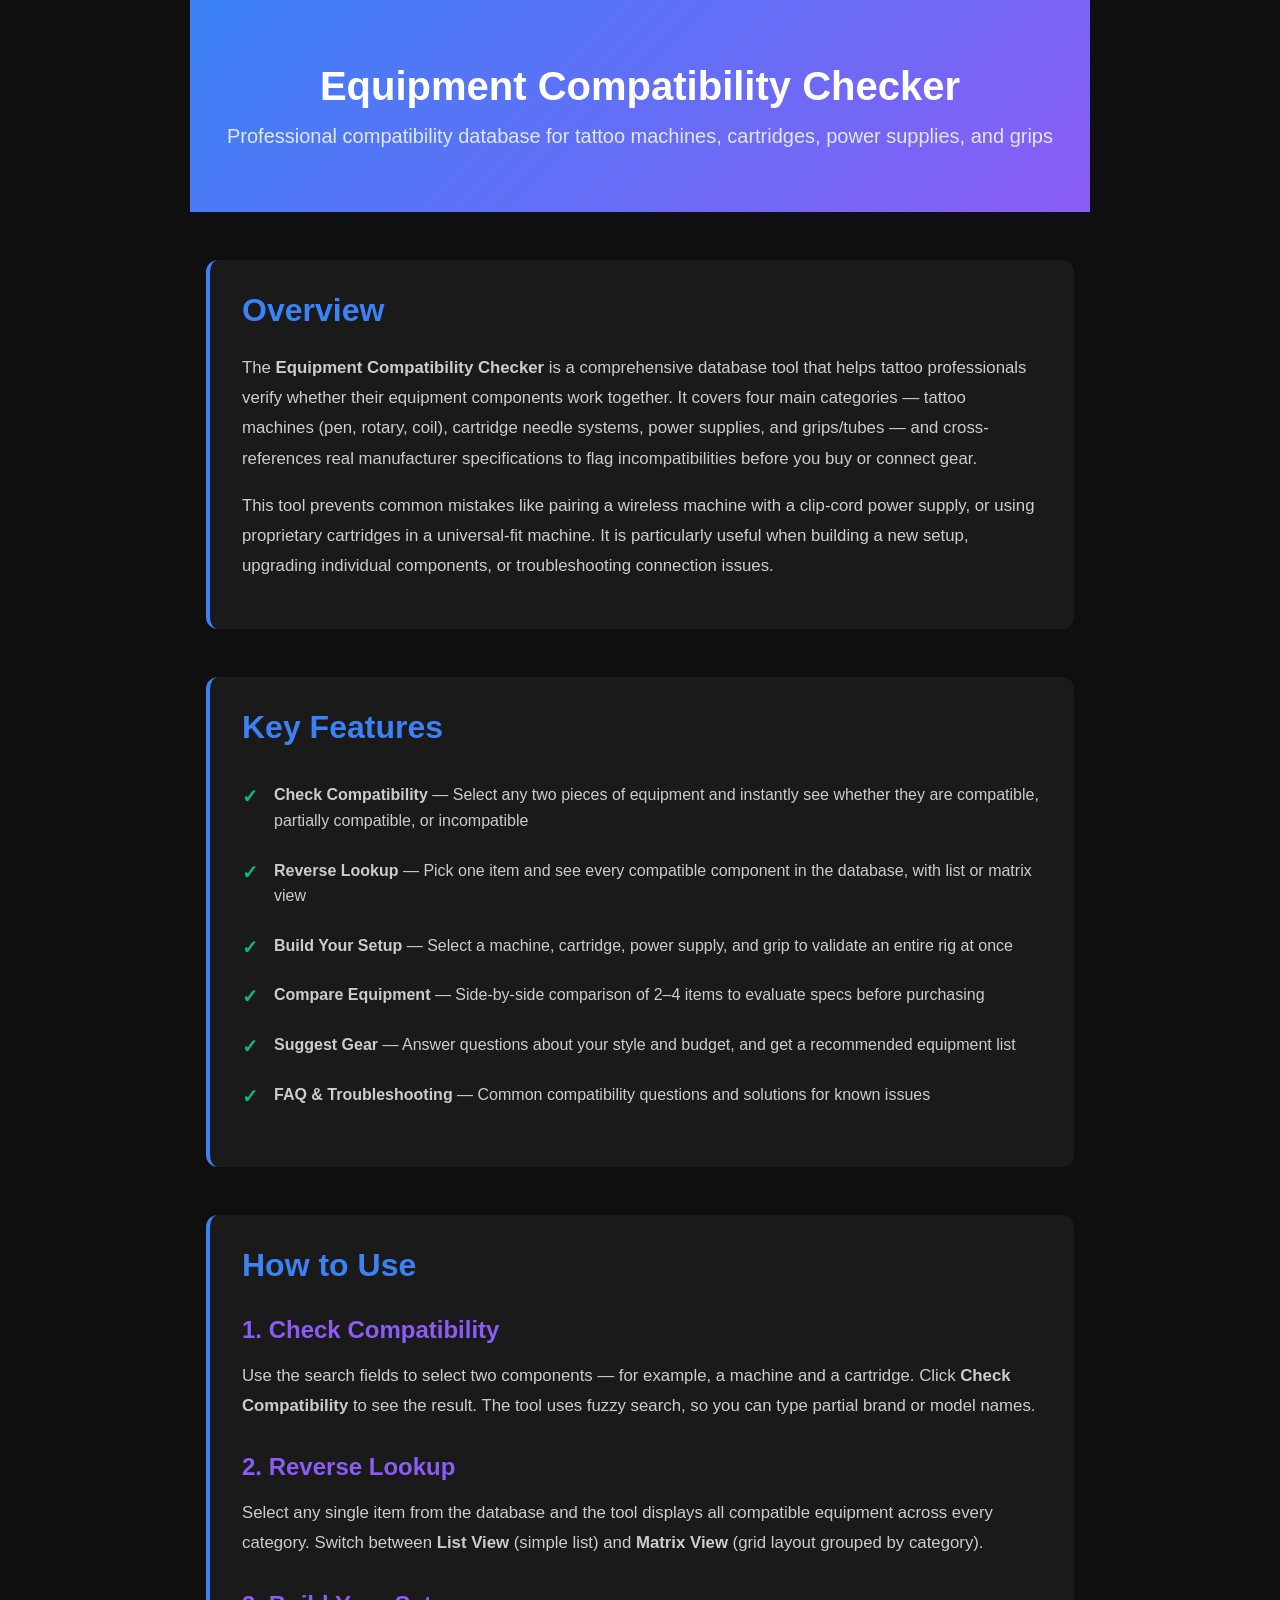
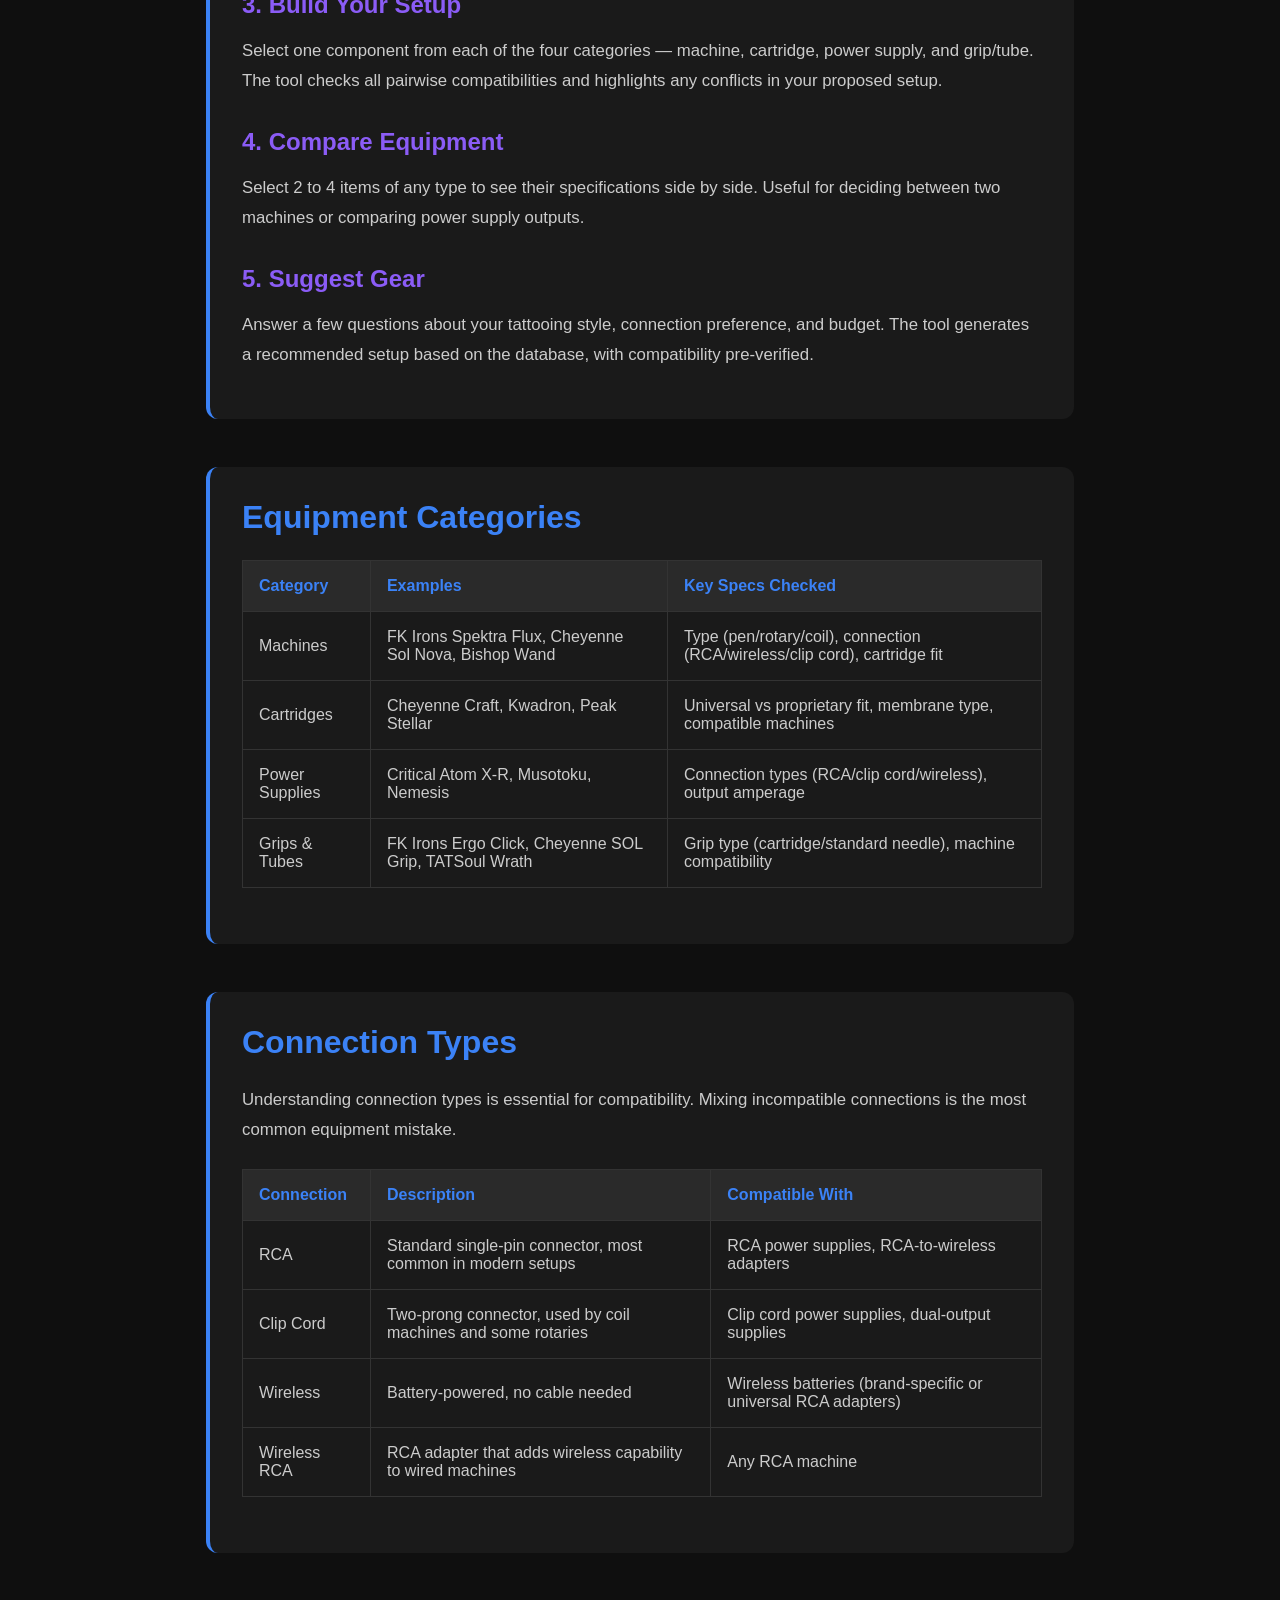
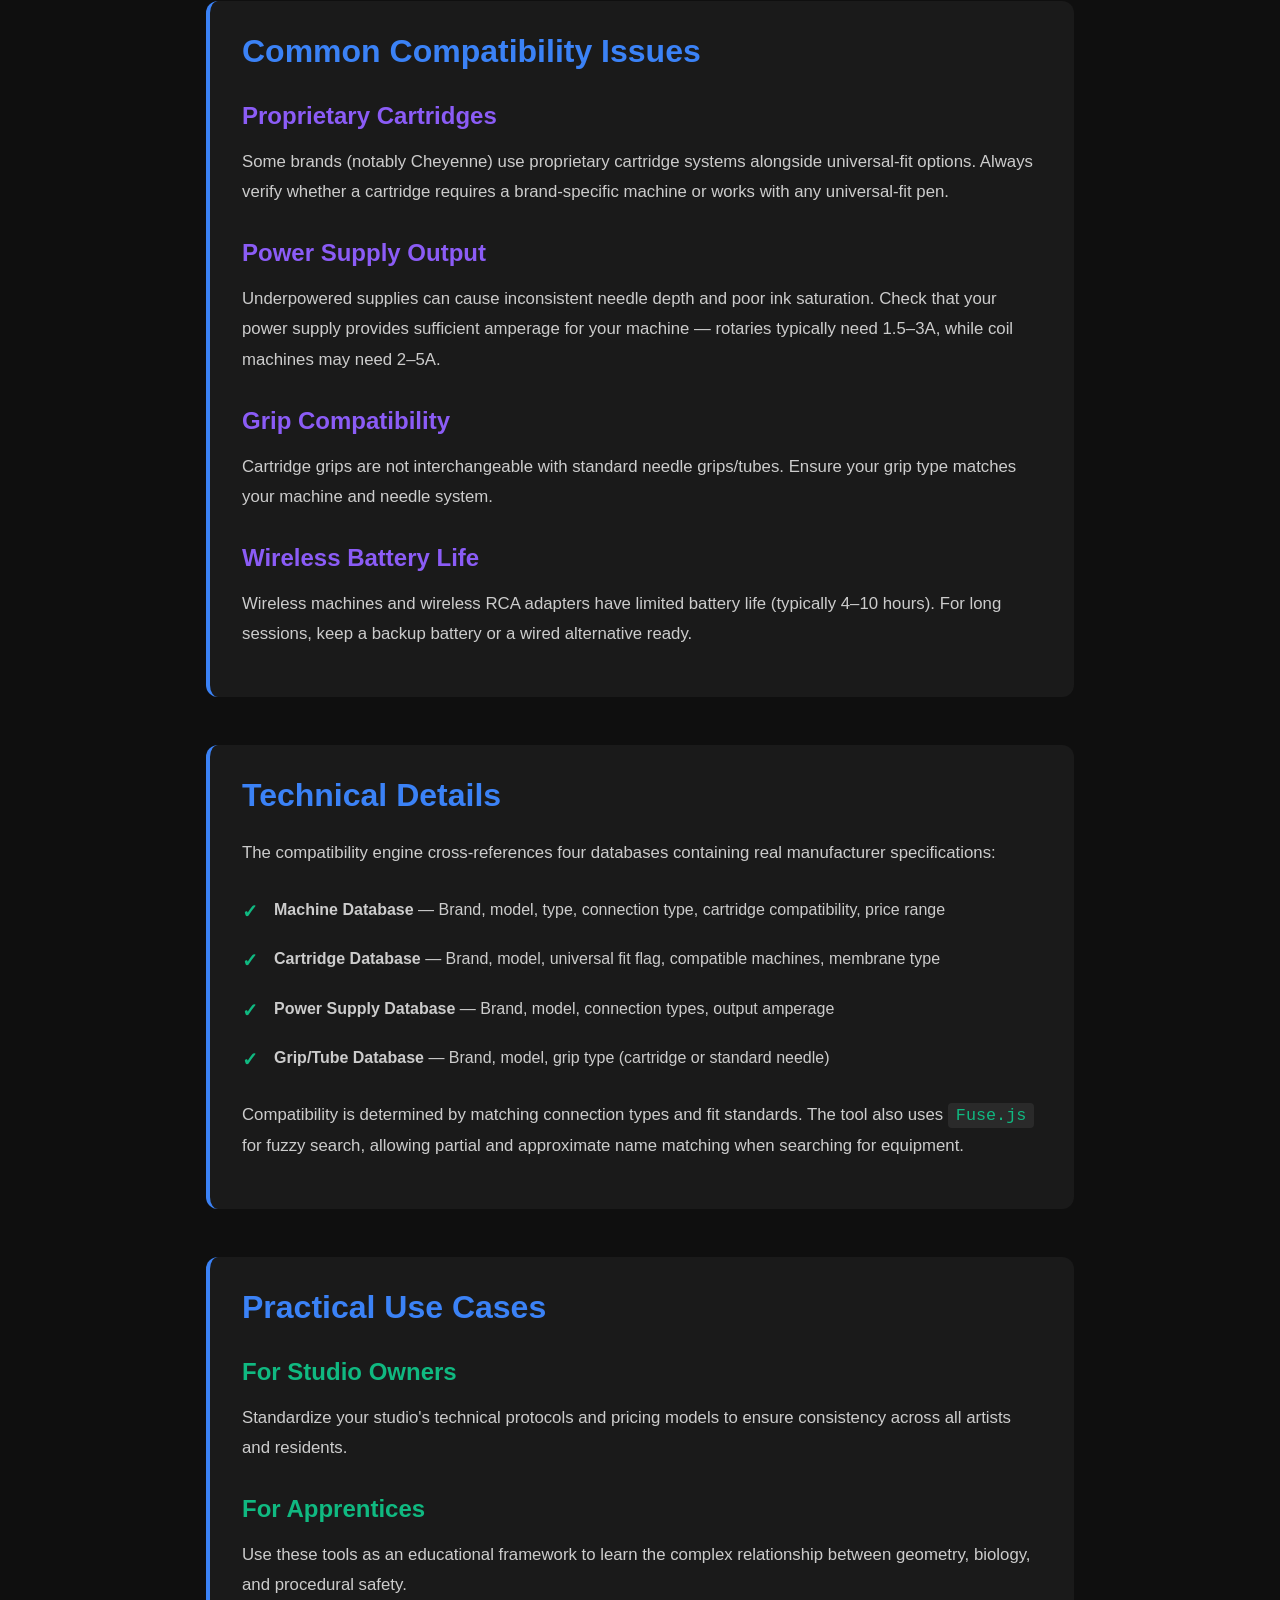
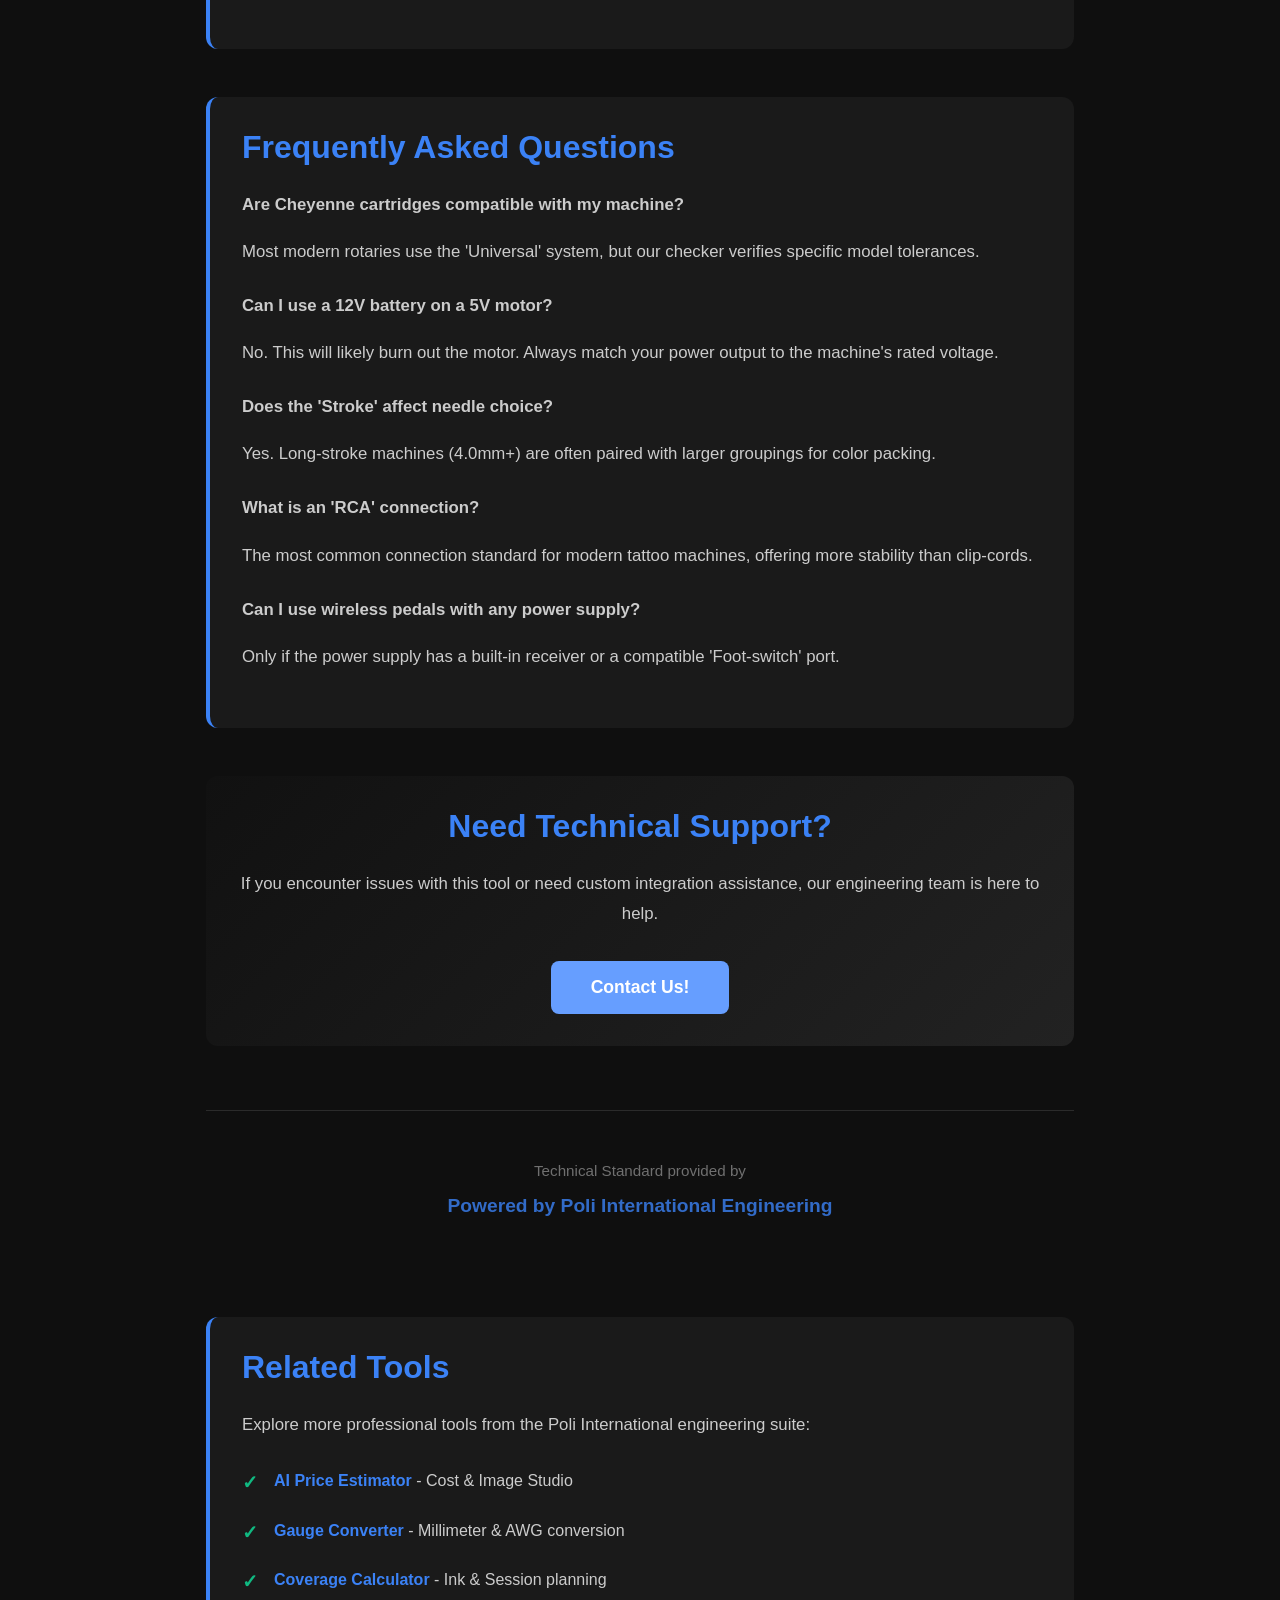
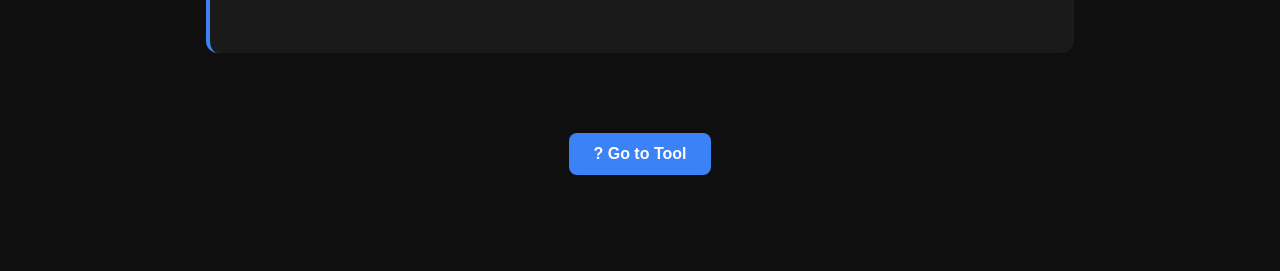
<file: documentation.html>
<!DOCTYPE html>
<html lang="en">
<head><meta name="robots" content="noindex,nofollow">
    <meta charset="UTF-8">
    <meta name="viewport" content="width=device-width, initial-scale=1.0">
    <title>Equipment Compatibility Checker Documentation | Poli International</title>
    <meta name="description" content="Complete guide to using the Equipment Compatibility Checker for tattoo machines, cartridges, power supplies, and grips">
    <link rel="canonical" href="https://poliinternational.com/equipment-compatibility-checker-documentation/">
    <style>
        body {
            background: #0f0f0f !important;
            color: #fff !important;
            font-family: -apple-system, BlinkMacSystemFont, "Segoe UI", Roboto, sans-serif;
            margin: 0;
            padding: 0;
        }
        body.in-iframe .doc-hero h1 { display: none !important; }
        body.in-iframe .doc-hero { padding: 2rem 2rem !important; margin-bottom: 1rem !important; }
        * {
            box-sizing: border-box;
        }
        .entry-content {
            max-width: 900px !important;
            margin: 0 auto !important;
            padding: 2rem 1rem !important;
        }
        .doc-hero {
            background: linear-gradient(135deg, #3B82F6, #8B5CF6) !important;
            padding: 4rem 2rem !important;
            text-align: center !important;
            margin: -2rem -1rem 3rem !important;
            border-radius: 0 !important;
        }
        .doc-hero h1 {
            font-size: 2.5rem !important;
            color: #fff !important;
            margin: 0 0 1rem 0 !important;
            font-weight: 700 !important;
        }
        .doc-hero p {
            font-size: 1.25rem !important;
            color: #E0E7FF !important;
            margin: 0 !important;
        }
        .doc-section {
            margin: 3rem 0 !important;
            padding: 2rem !important;
            background: #1a1a1a !important;
            border-radius: 0.75rem !important;
            border-left: 4px solid #3B82F6 !important;
        }
        .doc-section h2 {
            color: #3B82F6 !important;
            font-size: 2rem !important;
            margin: 0 0 1.5rem 0 !important;
            font-weight: 600 !important;
        }
        .doc-section h3 {
            color: #8B5CF6 !important;
            font-size: 1.5rem !important;
            margin: 2rem 0 1rem 0 !important;
            font-weight: 600 !important;
        }
        .doc-section p {
            color: #ccc !important;
            line-height: 1.8 !important;
            margin-bottom: 1rem !important;
            font-size: 1.05rem !important;
        }
        .doc-section ul {
            margin: 1rem 0 !important;
            padding-left: 0 !important;
            list-style: none !important;
        }
        .doc-section ul li {
            padding: 0.75rem 0 0.75rem 2rem !important;
            position: relative !important;
            color: #ccc !important;
            line-height: 1.6 !important;
        }
        .doc-section ul li:before {
            content: "\2713" !important;
            position: absolute !important;
            left: 0 !important;
            color: #10B981 !important;
            font-weight: bold !important;
            font-size: 1.2rem !important;
        }
        .doc-section a {
            color: #3B82F6 !important;
            text-decoration: none !important;
            font-weight: 600 !important;
            transition: color 0.2s !important;
        }
        .doc-section a:hover {
            color: #8B5CF6 !important;
            text-decoration: underline !important;
        }
        .highlight-box {
            background: linear-gradient(135deg, #1E3A8A, #4C1D95) !important;
            padding: 1.5rem !important;
            border-radius: 0.5rem !important;
            margin: 2rem 0 !important;
            border-left: 4px solid #10B981 !important;
        }
        .highlight-box p {
            color: #E0E7FF !important;
            margin-bottom: 0 !important;
        }
        .back-link {
            display: inline-block !important;
            padding: 0.75rem 1.5rem !important;
            background: #3B82F6 !important;
            color: #fff !important;
            text-decoration: none !important;
            border-radius: 0.5rem !important;
            font-weight: 600 !important;
            margin-top: 2rem !important;
        }
        .back-link:hover {
            background: #8B5CF6 !important;
        }
        table {
            width: 100%;
            border-collapse: collapse;
            margin: 1.5rem 0;
        }
        th, td {
            padding: 1rem;
            text-align: left;
            border: 1px solid #333;
        }
        th {
            background: #2a2a2a;
            color: #3B82F6;
        }
        td {
            color: #ccc;
        }
        code {
            background: #2a2a2a;
            padding: 0.2rem 0.5rem;
            border-radius: 4px;
            color: #10B981;
        }
    </style>
</head>
<body>
<script>
    if (window.self !== window.top) {
        document.body.classList.add('in-iframe');
    }
</script>
    <div class="entry-content">
        <div class="doc-hero">
            <h1>Equipment Compatibility Checker</h1>
            <p>Professional compatibility database for tattoo machines, cartridges, power supplies, and grips</p>
        </div>

        <div class="doc-section">
            <h2>Overview</h2>
            <p>The <strong>Equipment Compatibility Checker</strong> is a comprehensive database tool that helps tattoo professionals verify whether their equipment components work together. It covers four main categories — tattoo machines (pen, rotary, coil), cartridge needle systems, power supplies, and grips/tubes — and cross-references real manufacturer specifications to flag incompatibilities before you buy or connect gear.</p>
            <p>This tool prevents common mistakes like pairing a wireless machine with a clip-cord power supply, or using proprietary cartridges in a universal-fit machine. It is particularly useful when building a new setup, upgrading individual components, or troubleshooting connection issues.</p>
        </div>

        <div class="doc-section">
            <h2>Key Features</h2>
            <ul>
                <li><strong>Check Compatibility</strong> — Select any two pieces of equipment and instantly see whether they are compatible, partially compatible, or incompatible</li>
                <li><strong>Reverse Lookup</strong> — Pick one item and see every compatible component in the database, with list or matrix view</li>
                <li><strong>Build Your Setup</strong> — Select a machine, cartridge, power supply, and grip to validate an entire rig at once</li>
                <li><strong>Compare Equipment</strong> — Side-by-side comparison of 2–4 items to evaluate specs before purchasing</li>
                <li><strong>Suggest Gear</strong> — Answer questions about your style and budget, and get a recommended equipment list</li>
                <li><strong>FAQ &amp; Troubleshooting</strong> — Common compatibility questions and solutions for known issues</li>
            </ul>
        </div>

        <div class="doc-section">
            <h2>How to Use</h2>

            <h3>1. Check Compatibility</h3>
            <p>Use the search fields to select two components — for example, a machine and a cartridge. Click <strong>Check Compatibility</strong> to see the result. The tool uses fuzzy search, so you can type partial brand or model names.</p>

            <h3>2. Reverse Lookup</h3>
            <p>Select any single item from the database and the tool displays all compatible equipment across every category. Switch between <strong>List View</strong> (simple list) and <strong>Matrix View</strong> (grid layout grouped by category).</p>

            <h3>3. Build Your Setup</h3>
            <p>Select one component from each of the four categories — machine, cartridge, power supply, and grip/tube. The tool checks all pairwise compatibilities and highlights any conflicts in your proposed setup.</p>

            <h3>4. Compare Equipment</h3>
            <p>Select 2 to 4 items of any type to see their specifications side by side. Useful for deciding between two machines or comparing power supply outputs.</p>

            <h3>5. Suggest Gear</h3>
            <p>Answer a few questions about your tattooing style, connection preference, and budget. The tool generates a recommended setup based on the database, with compatibility pre-verified.</p>
        </div>

        <div class="doc-section">
            <h2>Equipment Categories</h2>
            <table>
                <tr>
                    <th>Category</th>
                    <th>Examples</th>
                    <th>Key Specs Checked</th>
                </tr>
                <tr>
                    <td>Machines</td>
                    <td>FK Irons Spektra Flux, Cheyenne Sol Nova, Bishop Wand</td>
                    <td>Type (pen/rotary/coil), connection (RCA/wireless/clip cord), cartridge fit</td>
                </tr>
                <tr>
                    <td>Cartridges</td>
                    <td>Cheyenne Craft, Kwadron, Peak Stellar</td>
                    <td>Universal vs proprietary fit, membrane type, compatible machines</td>
                </tr>
                <tr>
                    <td>Power Supplies</td>
                    <td>Critical Atom X-R, Musotoku, Nemesis</td>
                    <td>Connection types (RCA/clip cord/wireless), output amperage</td>
                </tr>
                <tr>
                    <td>Grips &amp; Tubes</td>
                    <td>FK Irons Ergo Click, Cheyenne SOL Grip, TATSoul Wrath</td>
                    <td>Grip type (cartridge/standard needle), machine compatibility</td>
                </tr>
            </table>
        </div>

        <div class="doc-section">
            <h2>Connection Types</h2>
            <p>Understanding connection types is essential for compatibility. Mixing incompatible connections is the most common equipment mistake.</p>
            <table>
                <tr>
                    <th>Connection</th>
                    <th>Description</th>
                    <th>Compatible With</th>
                </tr>
                <tr>
                    <td>RCA</td>
                    <td>Standard single-pin connector, most common in modern setups</td>
                    <td>RCA power supplies, RCA-to-wireless adapters</td>
                </tr>
                <tr>
                    <td>Clip Cord</td>
                    <td>Two-prong connector, used by coil machines and some rotaries</td>
                    <td>Clip cord power supplies, dual-output supplies</td>
                </tr>
                <tr>
                    <td>Wireless</td>
                    <td>Battery-powered, no cable needed</td>
                    <td>Wireless batteries (brand-specific or universal RCA adapters)</td>
                </tr>
                <tr>
                    <td>Wireless RCA</td>
                    <td>RCA adapter that adds wireless capability to wired machines</td>
                    <td>Any RCA machine</td>
                </tr>
            </table>
        </div>

        <div class="doc-section">
            <h2>Common Compatibility Issues</h2>

            <h3>Proprietary Cartridges</h3>
            <p>Some brands (notably Cheyenne) use proprietary cartridge systems alongside universal-fit options. Always verify whether a cartridge requires a brand-specific machine or works with any universal-fit pen.</p>

            <h3>Power Supply Output</h3>
            <p>Underpowered supplies can cause inconsistent needle depth and poor ink saturation. Check that your power supply provides sufficient amperage for your machine — rotaries typically need 1.5–3A, while coil machines may need 2–5A.</p>

            <h3>Grip Compatibility</h3>
            <p>Cartridge grips are not interchangeable with standard needle grips/tubes. Ensure your grip type matches your machine and needle system.</p>

            <h3>Wireless Battery Life</h3>
            <p>Wireless machines and wireless RCA adapters have limited battery life (typically 4–10 hours). For long sessions, keep a backup battery or a wired alternative ready.</p>
        </div>

        <div class="doc-section">
            <h2>Technical Details</h2>
            <p>The compatibility engine cross-references four databases containing real manufacturer specifications:</p>
            <ul>
                <li><strong>Machine Database</strong> — Brand, model, type, connection type, cartridge compatibility, price range</li>
                <li><strong>Cartridge Database</strong> — Brand, model, universal fit flag, compatible machines, membrane type</li>
                <li><strong>Power Supply Database</strong> — Brand, model, connection types, output amperage</li>
                <li><strong>Grip/Tube Database</strong> — Brand, model, grip type (cartridge or standard needle)</li>
            </ul>
            <p>Compatibility is determined by matching connection types and fit standards. The tool also uses <code>Fuse.js</code> for fuzzy search, allowing partial and approximate name matching when searching for equipment.</p>
        </div>

                <div class="doc-section">
            <h2>Practical Use Cases</h2>
            <div class="use-case">
                <h3 style="color: #10B981 !important;">For Studio Owners</h3>
                <p>Standardize your studio's technical protocols and pricing models to ensure consistency across all artists and residents.</p>
            </div>
            <div class="use-case">
                <h3 style="color: #10B981 !important;">For Apprentices</h3>
                <p>Use these tools as an educational framework to learn the complex relationship between geometry, biology, and procedural safety.</p>
            </div>
        </div><div class="doc-section">
            <h2>Frequently Asked Questions</h2>
            <div class="faq-item" style="margin-bottom: 1.5rem;">
                <p><strong>Are Cheyenne cartridges compatible with my machine?</strong></p>
                <p>Most modern rotaries use the 'Universal' system, but our checker verifies specific model tolerances.</p>
            </div>
            <div class="faq-item" style="margin-bottom: 1.5rem;">
                <p><strong>Can I use a 12V battery on a 5V motor?</strong></p>
                <p>No. This will likely burn out the motor. Always match your power output to the machine's rated voltage.</p>
            </div>
            <div class="faq-item" style="margin-bottom: 1.5rem;">
                <p><strong>Does the 'Stroke' affect needle choice?</strong></p>
                <p>Yes. Long-stroke machines (4.0mm+) are often paired with larger groupings for color packing.</p>
            </div>
            <div class="faq-item" style="margin-bottom: 1.5rem;">
                <p><strong>What is an 'RCA' connection?</strong></p>
                <p>The most common connection standard for modern tattoo machines, offering more stability than clip-cords.</p>
            </div>
            <div class="faq-item" style="margin-bottom: 1.5rem;">
                <p><strong>Can I use wireless pedals with any power supply?</strong></p>
                <p>Only if the power supply has a built-in receiver or a compatible 'Foot-switch' port.</p>
            </div>
        </div>        <div class="doc-section" style="text-align: center; border-left: none !important; background: linear-gradient(135deg, #111, #222) !important;">
            <h2>Need Technical Support?</h2>
            <p>If you encounter issues with this tool or need custom integration assistance, our engineering team is here to help.</p>
            <div style="display: flex; justify-content: center; gap: 1.5rem; margin-top: 2rem; flex-wrap: wrap; align-items: center;">
                <a href="https://poliinternational.com/contact-us/" class="btn-primary" style="padding: 1rem 2.5rem; text-decoration: none; border-radius: 0.5rem; background: #669eff; color: #FFFFFF !important; font-weight: 800; font-size: 1.1rem; border: none;">Contact Us!</a>
                
            </div>
        </div>        <div style="text-align: center; margin-top: 4rem; padding: 2rem; border-top: 1px solid #333; opacity: 0.8;">
            <p style="font-size: 0.95rem; color: #888; line-height: 1.6;">
                Technical Standard provided by <br/>
                <a href="https://poliinternational.com/equipment-compatibility-checker/" style="color: #3B82F6; text-decoration: none; font-weight: 800; font-size: 1.2rem; display: block; margin-top: 0.5rem;">Powered by Poli International Engineering</a>
            </p>
        </div>        <div class="doc-section">
            <h2>Related Tools</h2>
            <p>Explore more professional tools from the Poli International engineering suite:</p>
            <ul>
                <li><a href="/tattoo-price-estimator/">AI Price Estimator</a> - Cost & Image Studio</li>
                <li><a href="/gauge-converter/">Gauge Converter</a> - Millimeter & AWG conversion</li>
                <li><a href="/coverage-calculator/">Coverage Calculator</a> - Ink & Session planning</li>
            </ul>
        </div><div style="text-align: center; margin-bottom: 4rem;"><a href="https://poliinternational.com/equipment-compatibility-checker/" class="back-link" style="display: inline-block !important;">? Go to Tool</a></div>
    </div>
</body>
</html>
</file>
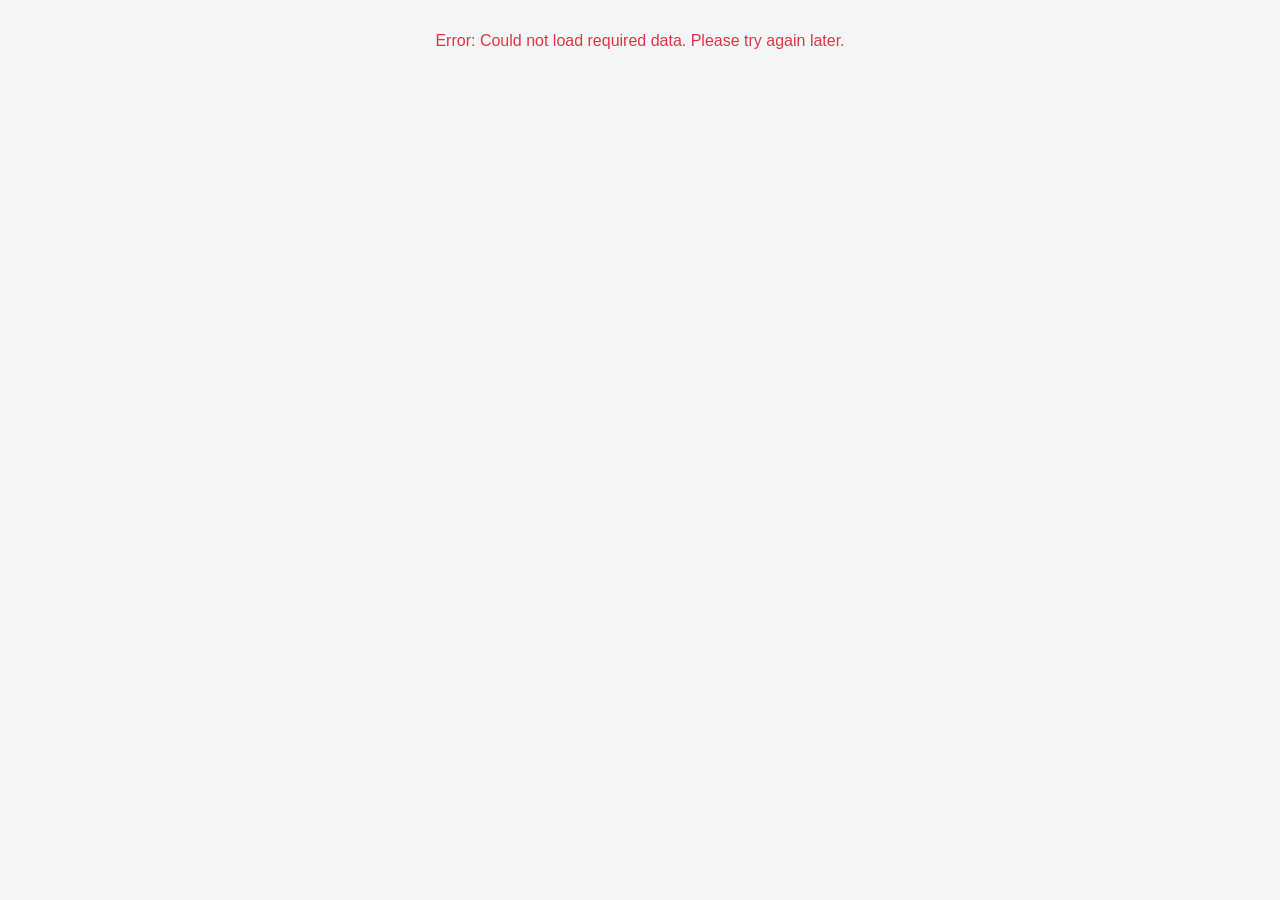
<file: standalone-tools/equipment-compatibility/embed.html>
<!DOCTYPE html>
<html lang="en">
<head>
    <meta charset="UTF-8">
    <meta name="viewport" content="width=device-width, initial-scale=1.0">
    <title>Equipment Compatibility Checker - Embed</title>
    <link rel="stylesheet" href="css/style.css">
    <style>
    /* Embed-specific overrides */
    body.embed-mode {
        margin: 0;
        padding: 0;
        background: var(--bg-color);
    }
    .embed-header {
        background: var(--surface-color);
        border-bottom: 1px solid var(--border-color);
        padding: 0.75rem 1rem;
        position: sticky;
        top: 0;
        z-index: 1000;
    }
    .embed-header-content {
        display: flex;
        align-items: center;
        justify-content: space-between;
        max-width: 100%;
    }
    .embed-logo {
        height: 32px;
        width: auto;
    }
    .embed-title {
        font-weight: 600;
        font-size: 0.95rem;
        color: var(--text-secondary);
        margin-left: 0.75rem;
    }
    .embed-header-actions {
        display: flex;
        align-items: center;
        gap: 0.5rem;
    }
    .embed-dark-toggle {
        background: none;
        border: none;
        cursor: pointer;
        padding: 0.5rem;
        border-radius: 50%;
        display: flex;
        align-items: center;
        justify-content: center;
        color: var(--text-secondary);
    }
    .embed-dark-toggle:hover {
        background: var(--bg-color);
    }
    .dark-mode-icon {
        font-size: 1.25rem;
    }
    
    
    
    
    .embed-main {
        padding: 1.5rem 1rem;
        max-width: 1200px;
        margin: 0 auto;
    }
    .tool-container {
        margin: 0;
        padding: 0;
    }

    /* Email Section Styles */
    .embed__email-section {
        background: linear-gradient(135deg, #3B82F6 0%, #8B5CF6 100%);
        padding: 2rem 1rem;
        margin: 2rem 0;
        border-radius: 8px;
    }
    .embed__email-box {
        max-width: 500px;
        margin: 0 auto;
        text-align: center;
    }
    .embed__email-title {
        font-size: 1.3rem;
        font-weight: 700;
        color: #FFF;
        margin-bottom: 0.5rem;
    }
    .embed__email-subtitle {
        font-size: 0.9rem;
        color: rgba(255, 255, 255, 0.9);
        margin-bottom: 1rem;
    }
    .embed__email-input-group {
        display: flex;
        gap: 0.5rem;
        margin-bottom: 0.75rem;
    }
    .embed__email-input {
        flex: 1;
        padding: 0.75rem;
        border: 2px solid rgba(255, 255, 255, 0.3);
        border-radius: 6px;
        background: rgba(255, 255, 255, 0.95);
        color: #1A1A1A;
        font-size: 0.9rem;
    }
    .embed__email-input:focus {
        outline: none;
        border-color: #FFF;
        background: #FFF;
    }
    .embed__email-submit {
        padding: 0.75rem 1.5rem;
        background: #FF006E;
        color: #FFF;
        border: none;
        border-radius: 6px;
        font-weight: 600;
        cursor: pointer;
        transition: all 0.3s ease;
        font-size: 0.9rem;
    }
    .embed__email-submit:hover {
        background: #D6005C;
        transform: translateY(-2px);
    }
    .embed__email-success, .embed__email-error {
        padding: 0.5rem;
        border-radius: 6px;
        font-size: 0.85rem;
        margin-top: 0.5rem;
    }
    .embed__email-success {
        background: rgba(40, 167, 69, 0.2);
        color: #FFF;
        border: 1px solid rgba(40, 167, 69, 0.5);
    }
    .embed__email-error {
        background: rgba(220, 53, 69, 0.2);
        color: #FFF;
        border: 1px solid rgba(220, 53, 69, 0.5);
    }
    .embed__email-trust {
        display: flex;
        justify-content: center;
        gap: 1rem;
        font-size: 0.75rem;
        color: rgba(255, 255, 255, 0.8);
        flex-wrap: wrap;
    }

    /* Features Section Styles */
    .embed__features-section {
        background: #F8F8F8;
        padding: 2rem 1rem;
        margin: 2rem 0;
        border-radius: 8px;
        border: 2px solid #E0E0E0;
    }
    .dark-mode .embed__features-section {
        background: rgba(26, 26, 26, 0.95);
        border-color: #333;
    }
    .embed__features-title {
        font-size: 1.3rem;
        font-weight: 700;
        color: #FF006E;
        margin-bottom: 1rem;
        text-align: center;
    }
    .embed__features-grid {
        display: grid;
        grid-template-columns: repeat(auto-fit, minmax(200px, 1fr));
        gap: 0.75rem;
        max-width: 600px;
        margin: 0 auto;
    }
    .embed__feature-item {
        display: flex;
        align-items: center;
        gap: 0.5rem;
        padding: 0.75rem;
        background: #FFF;
        border-radius: 6px;
        font-size: 0.9rem;
        border: 1px solid #E8E8E8;
    }
    .dark-mode .embed__feature-item {
        background: #1e1e1e;
        border-color: #333;
    }
    .embed__feature-check {
        color: #28A745;
        font-size: 1.1rem;
        font-weight: 700;
    }
    .embed__feature-text {
        color: #333;
    }
    .dark-mode .embed__feature-text {
        color: #e5e5e5;
    }

    /* Footer Styles */
    .embed-footer {
        background: var(--surface-color);
        border-top: 1px solid var(--border-color);
        padding: 1.5rem 1rem;
        text-align: center;
    }
    .embed-footer-content {
        display: flex;
        flex-direction: column;
        align-items: center;
        gap: 1rem;
        max-width: 600px;
        margin: 0 auto;
    }
    .embed-footer-btn {
        display: inline-flex;
        align-items: center;
        gap: 0.5rem;
        padding: 0.75rem 1.5rem;
        border-radius: 8px;
        text-decoration: none;
        font-weight: 600;
        transition: all 0.2s ease;
        font-size: 0.95rem;
    }
    .embed-footer-btn--tools {
        background: var(--primary-color);
        color: white;
    }
    .embed-footer-btn--tools:hover {
        background: var(--secondary-color);
        transform: translateY(-2px);
    }
    .embed-footer-btn--support {
        background: #FF5E5B;
        color: white;
    }
    .embed-footer-btn--support:hover {
        background: #E54B48;
        transform: translateY(-2px);
    }
    .btn-icon {
        font-size: 1.1rem;
    }
    .embed-footer-link {
        color: var(--text-secondary);
        text-decoration: none;
        font-size: 0.9rem;
    }
    .embed-footer-link:hover {
        color: var(--primary-color);
        text-decoration: underline;
    }

    @media (max-width: 600px) {
        .embed__email-input-group {
            flex-direction: column;
        }
        .embed__features-grid {
            grid-template-columns: 1fr;
        }
        .embed-title {
            display: none;
        }
    }
    </style>
</head>
<body class="light-mode embed-mode">
    <!-- Standard Embed Header -->
    <header class="embed-header">
        <div class="embed-header-content">
            <img src="images/Poli-International-Co.webp" alt="Poli International" class="embed-logo">
            <span class="embed-title">Equipment Compatibility Checker</span>

            <div class="embed-header-actions">
                
                <button id="darkModeToggle" class="embed-dark-toggle" aria-label="Toggle dark mode">
                    <span class="dark-mode-icon">◐</span>
                </button>
            </div>
        </div>
    </header>

    <!-- Tool Content Area -->
    <main class="embed-main">
        <div class="tool-container">
            <div class="tool-header">
                <h1>Equipment Compatibility Checker</h1>
                <p class="tool-subtitle">Verify compatibility between tattoo machines, cartridges, power supplies, and grips.</p>
            </div>

            <!-- Compatibility Checker Interface -->
            <div class="compatibility-checker">
                <div class="component-selector">
                    <h3>Component 1</h3>
                    <div class="combobox-wrapper">
                        <input type="text" id="comp1-model-search" class="combobox__input" placeholder="Search for any equipment...">
                        <ul id="comp1-model-list" class="combobox__list"></ul>
                    </div>
                </div>
                <div class="connector-icon">
                    <svg xmlns="http://www.w3.org/2000/svg" viewBox="0 0 24 24"><path d="M12 2C6.48 2 2 6.48 2 12s4.48 10 10 10 10-4.48 10-10S17.52 2 12 2zm-2 15l-5-5 1.41-1.41L10 12.17l7.59-7.59L19 6l-9 9z"/></svg>
                </div>
                <div class="component-selector">
                    <h3>Component 2</h3>
                    <div class="combobox-wrapper">
                        <input type="text" id="comp2-model-search" class="combobox__input" placeholder="Search for any equipment...">
                        <ul id="comp2-model-list" class="combobox__list"></ul>
                    </div>
                </div>
            </div>
            <button id="check-compatibility-btn" class="button button--primary button--large">Check Compatibility</button>
            <div id="compatibility-result" class="result-container" style="display: none;"></div>
        </div>
    </main>

    <!-- Email Notification Section -->
    <section class="embed__email-section">
        <div class="embed__email-box">
            <h2 class="embed__email-title">🔔 Get Notified of New Tools!</h2>
            <p class="embed__email-subtitle">Be first to know when we launch new free tools for tattoo professionals.</p>
            <form id="embed-email-form">
                <div class="embed__email-input-group">
                    <input type="email" id="embed-email-input" class="embed__email-input" placeholder="Your email address" required>
                    <button type="submit" class="embed__email-submit">Notify Me</button>
                </div>
                <p class="embed__email-success" id="embed-email-success" style="display:none">✅ Thanks! We'll notify you when new tools launch!</p>
                <p class="embed__email-error" id="embed-email-error" style="display:none">❌ Please enter a valid email address.</p>
                <div class="embed__email-trust">
                    <span>✅ Free tool updates only</span>
                    <span>✅ No spam</span>
                    <span>✅ Unsubscribe anytime</span>
                </div>
            </form>
        </div>
    </section>

    <!-- Features Section -->
    <section class="embed__features-section">
        <h2 class="embed__features-title">✨ Tool Features</h2>
        <div class="embed__features-grid">
            <div class="embed__feature-item">
                <span class="embed__feature-check">✅</span>
                <span class="embed__feature-text">Multi-Equipment Checking</span>
            </div>
            <div class="embed__feature-item">
                <span class="embed__feature-check">✅</span>
                <span class="embed__feature-text">Reverse Compatibility Lookup</span>
            </div>
            <div class="embed__feature-item">
                <span class="embed__feature-check">✅</span>
                <span class="embed__feature-text">Full Setup Builder</span>
            </div>
            <div class="embed__feature-item">
                <span class="embed__feature-check">✅</span>
                <span class="embed__feature-text">Cost Estimation</span>
            </div>
            <div class="embed__feature-item">
                <span class="embed__feature-check">✅</span>
                <span class="embed__feature-text">Mobile-Responsive Design</span>
            </div>
            <div class="embed__feature-item">
                <span class="embed__feature-check">✅</span>
                <span class="embed__feature-text">Dark/Light Mode</span>
            </div>
            <div class="embed__feature-item">
                <span class="embed__feature-check">✅</span>
                <span class="embed__feature-text">100% Free, No Ads</span>
            </div>
            <div class="embed__feature-item">
                <span class="embed__feature-check">✅</span>
                <span class="embed__feature-text">Professional Results</span>
            </div>
        </div>
    </section>

    <!-- Standard Embed Footer -->
    <footer class="embed-footer">
        <div class="embed-footer-content">
            <a href="https://poliinternational.com/tools" target="_blank" class="embed-footer-btn embed-footer-btn--tools">
                <span class="btn-icon">🔧</span>
                <span class="btn-text">More Tools</span>
            </a>
            
            <a href="index.html" target="_blank" class="embed-footer-link">
                Open Full Version →
            </a>
        </div>
    </footer>

    <!-- Scripts -->
    <script src="js/machine-database.js"></script>
    <script src="js/cartridge-database.js"></script>
    <script src="js/power-database.js"></script>
    <script src="js/grip-tube-database.js"></script>
    <script src="js/compatibility-engine.js"></script>
    <script src="js/common.js"></script>
    <script src="js/embed.js"></script>
</body>
</html>
</file>
<file: standalone-tools/equipment-compatibility/css/style.css>
/* ===================================
   Site Header (Homepage Style)
   =================================== */
.site-header {
    background: #0d0d0d;
    padding: 0.5rem 0;
    position: sticky;
    top: 0;
    z-index: 1000;
    box-shadow: 0 2px 10px rgba(0, 0, 0, 0.3);
}

/* Prevent site-header from changing in dark mode */
[data-theme="dark"] .site-header {
    background: #0d0d0d !important;
}

.site-header__container {
    max-width: 1400px;
    margin: 0 auto;
    padding: 0 2rem;
    display: flex;
    justify-content: space-between;
    align-items: center;
    gap: 2rem;
}

.site-header__logo-link {
    display: flex;
    align-items: center;
}

.site-header__logo {
    height: 50px;
    width: auto;
    transition: opacity 0.3s ease;
}

.site-header__logo:hover {
    opacity: 0.8;
}

.site-nav {
    display: flex;
    align-items: center;
    gap: 2.5rem;
    flex-wrap: wrap;
}

.site-nav__link {
    color: #ffffff;
    text-decoration: none;
    font-size: 0.95rem;
    font-weight: 600;
    letter-spacing: 0.5px;
    text-transform: uppercase;
    padding: 0.5rem 0;
    position: relative;
    transition: all 0.3s ease;
}

/* Enhanced hover effect */
.site-nav__link:hover {
    color: #FFD700;
    text-shadow: 0 0 8px rgba(255, 215, 0, 0.5);
}

/* Animated underline on hover */
.site-nav__link::after {
    content: '';
    position: absolute;
    bottom: 0;
    left: 0;
    width: 0;
    height: 2px;
    background: linear-gradient(90deg, #FFD700, #FFA500);
    transition: width 0.3s ease;
}

.site-nav__link:hover::after {
    width: 100%;
}

/* Responsive Site Header */
@media (max-width: 768px) {
    .site-header {
        padding: 0.4rem 0;
    }

    .site-header__container {
        flex-direction: column;
        gap: 0.5rem;
        padding: 0 1rem;
    }

    .site-header__logo {
        height: 40px;
    }

    .site-nav {
        gap: 1rem;
        justify-content: center;
    }

    .site-nav__link {
        font-size: 0.85rem;
    }
}

/* ===================================
   Original Tool Styles Below
   =================================== */

/* ---
--- Universal SKILL.md Styles
--- */

:root {
    --primary-color: #FF6B35; /* Safety Orange */
    --secondary-color: #004E89; /* Industrial Blue */
    --accent-color: #F7B801; /* Warning Yellow */

    --status-compatible: #00AA44;
    --status-conditional: #FFB800;
    --status-incompatible: #DC3545;
    
    --font-family-sans: 'Inter', -apple-system, BlinkMacSystemFont, "Segoe UI", Roboto, "Helvetica Neue", Arial, sans-serif;
    --border-radius-sm: 4px;
    --border-radius-md: 8px;
    --border-radius-lg: 12px;
    --shadow-sm: 0 1px 2px rgba(0,0,0,0.05);
    --shadow-md: 0 4px 6px -1px rgba(0,0,0,0.1), 0 2px 4px -1px rgba(0,0,0,0.06);

    /* Light Theme */
    --bg-color-light: #f4f5f7;
    --surface-color-light: #ffffff;
    --text-primary-light: #121212;
    --text-secondary-light: #555;
    --border-color-light: #e0e0e0;

    /* Dark Theme - Enhanced Contrast */
    --bg-color-dark: #0d0d0d;
    --surface-color-dark: #1a1a1a;
    --text-primary-dark: #f0f0f0;
    --text-secondary-dark: #b8b8b8;
    --border-color-dark: #3a3a3a;

    /* Dark Theme Shadows */
    --shadow-sm-dark: 0 1px 3px rgba(0,0,0,0.5);
    --shadow-md-dark: 0 4px 6px -1px rgba(0,0,0,0.6), 0 2px 4px -1px rgba(0,0,0,0.4);

    /* Transition timings */
    --transition-fast: 0.15s ease;
    --transition-normal: 0.3s ease;
    --transition-slow: 0.5s ease;
}

body {
    font-family: var(--font-family-sans);
    margin: 0;
    transition: background-color var(--transition-normal), color var(--transition-normal);
}

/* Skip to content link for accessibility */
.skip-to-content {
    position: absolute;
    top: -100px;
    left: 0;
    background: var(--primary-color);
    color: white;
    padding: 0.75rem 1.5rem;
    text-decoration: none;
    font-weight: 600;
    z-index: 10000;
    border-radius: 0 0 var(--border-radius-md) 0;
}

.skip-to-content:focus {
    top: 0;
    outline: 3px solid var(--accent-color);
    outline-offset: 2px;
}

/* Enhanced focus indicators */
*:focus-visible {
    outline: 3px solid var(--primary-color);
    outline-offset: 2px;
    border-radius: var(--border-radius-sm);
}

.button:focus-visible,
.tab-nav__button:focus-visible,
.header__action-btn:focus-visible {
    outline: 3px solid var(--primary-color);
    outline-offset: 3px;
}

.combobox__input:focus-visible,
.styled-input:focus-visible,
.styled-select:focus-visible,
.styled-textarea:focus-visible {
    outline: none;
    border-color: var(--primary-color);
    box-shadow: 0 0 0 3px rgba(255, 107, 53, 0.3);
}

.combobox__item:focus {
    background-color: rgba(255, 107, 53, 0.1);
    outline: 2px solid var(--primary-color);
    outline-offset: -2px;
}

body.light-mode {
    background-color: var(--bg-color-light);
    color: var(--text-primary-light);
    --bg-color: var(--bg-color-light);
    --surface-color: var(--surface-color-light);
    --text-primary: var(--text-primary-light);
    --text-secondary: var(--text-secondary-light);
    --border-color: var(--border-color-light);
    --shadow-current: var(--shadow-md);
}

body.dark-mode {
    background-color: var(--bg-color-dark);
    color: var(--text-primary-dark);
    --bg-color: var(--bg-color-dark);
    --surface-color: var(--surface-color-dark);
    --text-primary: var(--text-primary-dark);
    --text-secondary: var(--text-secondary-dark);
    --border-color: var(--border-color-dark);
    --shadow-current: var(--shadow-md-dark);
}

/* Global transitions for theme switching */
* {
    transition-property: background-color, border-color, color, box-shadow;
    transition-duration: var(--transition-normal);
    transition-timing-function: ease;
}

/* Dark mode specific improvements */
body.dark-mode .combobox__input,
body.dark-mode .styled-input,
body.dark-mode .styled-select,
body.dark-mode .styled-textarea {
    background-color: #252525;
    border-color: var(--border-color-dark);
    color: var(--text-primary-dark);
}

body.dark-mode .combobox__input:focus,
body.dark-mode .styled-input:focus,
body.dark-mode .styled-select:focus,
body.dark-mode .styled-textarea:focus {
    border-color: var(--primary-color);
    background-color: #2a2a2a;
    box-shadow: 0 0 0 3px rgba(255, 107, 53, 0.2);
}

body.dark-mode .result-card,
body.dark-mode .compat-item-card,
body.dark-mode .alternative-card {
    background-color: var(--surface-color-dark);
    box-shadow: var(--shadow-md-dark);
    border-color: var(--border-color-dark);
}

body.dark-mode .tab-nav__button {
    color: var(--text-secondary-dark);
}

body.dark-mode .tab-nav__button:hover {
    background-color: rgba(255, 107, 53, 0.1);
    color: var(--primary-color);
}

body.dark-mode .tab-nav__button--active {
    color: var(--primary-color);
    border-bottom-color: var(--primary-color);
}

body.dark-mode .disclaimer {
    background-color: var(--surface-color-dark);
    border-color: var(--border-color-dark);
}

body.dark-mode .comparison-table th {
    background-color: #151515;
}

body.dark-mode .comparison-table td:first-child {
    background-color: #151515;
}

body.dark-mode .price-tier {
    opacity: 0.95;
}

/* Improved hover states for dark mode */
body.dark-mode .button:hover,
body.dark-mode .header__action-btn:hover,
body.dark-mode .social-share-btn:hover {
    box-shadow: var(--shadow-md-dark);
}

/* --- Header --- */
/* === HEADER STYLES === */
.equip-checker__header {
  padding: 1.5rem 1rem;
  border-bottom: 2px solid var(--primary-color);
  margin-bottom: 2rem;
  background: linear-gradient(135deg, #3B82F6 0%, #8B5CF6 100%);
  border-radius: 8px 8px 0 0;
  box-shadow: 0 4px 20px rgba(0, 0, 0, 0.15);
}

.equip-checker__header-content {
  display: flex;
  align-items: center;
  justify-content: space-between;
  gap: 1rem;
  flex-wrap: wrap;
  max-width: 1400px;
  margin: 0 auto;
}

.equip-checker__logo-container {
  flex-shrink: 0;
}

.equip-checker__logo {
  height: 60px;
  width: auto;
  filter: drop-shadow(0 2px 4px rgba(0, 0, 0, 0.3));
}

.equip-checker__title-group {
  flex: 1;
  text-align: center;
  min-width: 250px;
}

.equip-checker__title {
  font-size: 2rem;
  font-weight: 700;
  color: #ffffff;
  line-height: 1.2;
  margin-bottom: 0.5rem;
  text-shadow: 0 2px 4px rgba(0, 0, 0, 0.3);
}

.equip-checker__subtitle {
  font-size: 1.125rem;
  color: rgba(255, 255, 255, 0.9);
  font-weight: 400;
  text-shadow: 0 1px 2px rgba(0, 0, 0, 0.3);
}

/* Header Buttons Container */
.equip-checker__header-buttons {
  display: flex;
  gap: 0.5rem;
  align-items: center;
  flex-shrink: 0;
}

/* Embed Button */
.equip-checker__embed-button {
  background: rgba(255, 255, 255, 0.2);
  border: 2px solid rgba(255, 255, 255, 0.4);
  border-radius: 8px;
  padding: 0.5rem 1rem;
  display: flex;
  align-items: center;
  gap: 0.5rem;
  cursor: pointer;
  transition: all 0.3s ease;
  backdrop-filter: blur(10px);
  color: #ffffff;
  font-weight: 700;
  font-size: 1rem;
}

.equip-checker__embed-button:hover {
  background: rgba(255, 255, 255, 0.3);
  border-color: rgba(255, 255, 255, 0.6);
  transform: translateY(-2px);
  box-shadow: 0 4px 12px rgba(0, 0, 0, 0.3);
}

.equip-checker__embed-button:active {
  transform: translateY(0);
}

/



/* Dark Mode Toggle */
.equip-checker__dark-mode-toggle {
  background: rgba(255, 255, 255, 0.2);
  border: 2px solid rgba(255, 255, 255, 0.4);
  border-radius: 50%;
  padding: 0.75rem;
  cursor: pointer;
  transition: all 0.3s ease;
  backdrop-filter: blur(10px);
  color: #ffffff;
  font-size: 1.5rem;
  display: flex;
  align-items: center;
  justify-content: center;
}

.equip-checker__dark-mode-toggle:hover {
  background: rgba(255, 255, 255, 0.3);
  border-color: rgba(255, 255, 255, 0.6);
  transform: translateY(-2px) rotate(20deg);
  box-shadow: 0 4px 12px rgba(0, 0, 0, 0.3);
}

.embed-icon, .dark-mode-icon {
  font-size: 20px;
}

.embed-text{
  white-space: nowrap;
}

/* Hide button text on small screens */
@media (max-width: 480px) {
  .embed-text{
    display: none;
  }
}


/* === FOOTER STYLES === */
.equip-checker__footer {
  margin-top: 2rem;
  padding: 1.5rem 1rem;
  text-align: center;
  border-top: 2px solid var(--border-color);
  background: linear-gradient(135deg, #3B82F6 0%, #8B5CF6 100%);
  border-radius: 0 0 8px 8px;
}

.equip-checker__branding {
  margin-bottom: 1rem;
}

.equip-checker__brand-text {
  font-size: 1.125rem;
  color: #ffffff;
  margin-bottom: 0.5rem;
}

.equip-checker__brand-text strong {
  font-weight: 700;
}

.equip-checker__brand-tagline {
  font-size: 0.875rem;
  color: rgba(255, 255, 255, 0.8);
}

.equip-checker__links {
  display: flex;
  gap: 1rem;
  justify-content: center;
  flex-wrap: wrap;
  margin-bottom: 1rem;
}

.equip-checker__link {
  color: #ffffff;
  text-decoration: none;
  padding: 0.5rem 1rem;
  border: 2px solid rgba(255, 255, 255, 0.3);
  border-radius: 6px;
  transition: all 0.3s ease;
  font-weight: 500;
  backdrop-filter: blur(10px);
  background: rgba(255, 255, 255, 0.1);
}

.equip-checker__link:hover {
  background: rgba(255, 255, 255, 0.2);
  border-color: rgba(255, 255, 255, 0.6);
  transform: translateY(-2px);
  box-shadow: 0 4px 8px rgba(0, 0, 0, 0.3);
}

.equip-checker__support {
  margin: 1.5rem 0;
  display: flex;
  justify-content: center;
  align-items: center;
}









/* Copyright */
.equip-checker__copyright {
  margin-top: 2rem;
  padding-top: 1.5rem;
  border-top: 1px solid rgba(255, 255, 255, 0.2);
}

.equip-checker__copyright p {
  font-size: 0.875rem;
  color: #000000;
  font-weight: 500;
  margin: 0;
}

/* Email Capture Section (inside footer) */
.equip-checker__email-section {
  margin: 2rem auto;
  padding: 2rem;
  max-width: 600px;
  background: linear-gradient(135deg, rgba(6, 147, 227, 0.15) 0%, rgba(155, 81, 224, 0.15) 100%);
  border: 2px solid rgba(255, 255, 255, 0.3);
  border-radius: 8px;
  text-align: center;
}

.equip-checker__email-title {
  font-size: 1.75rem;
  font-weight: 700;
  color: #ffffff;
  margin-bottom: 0.5rem;
  text-shadow: 0 2px 4px rgba(0, 0, 0, 0.3);
}

.equip-checker__email-description {
  font-size: 1rem;
  color: rgba(255, 255, 255, 0.9);
  margin-bottom: 1.5rem;
}

.equip-checker__email-form {
  margin-bottom: 1rem;
}

.equip-checker__email-input-group {
  display: flex;
  gap: 0.5rem;
  max-width: 500px;
  margin: 0 auto;
  flex-wrap: wrap;
}

.equip-checker__email-input {
  flex: 1;
  min-width: 250px;
  padding: 0.75rem 1rem;
  font-size: 1rem;
  border: 2px solid rgba(255, 255, 255, 0.5);
  border-radius: 6px;
  background: rgba(255, 255, 255, 0.9);
  color: #121212;
  transition: all 0.3s ease;
}

.equip-checker__email-input:focus {
  outline: none;
  border-color: #ffffff;
  box-shadow: 0 0 0 3px rgba(255, 255, 255, 0.3);
  background: #ffffff;
}

.equip-checker__email-submit {
  padding: 0.75rem 1.5rem;
  background: #ffffff;
  color: var(--primary-color);
  border: 2px solid #ffffff;
  border-radius: 6px;
  font-size: 1rem;
  font-weight: 700;
  cursor: pointer;
  transition: all 0.3s ease;
  white-space: nowrap;
}

.equip-checker__email-submit:hover {
  background: var(--primary-color);
  color: #ffffff;
  transform: translateY(-2px);
  box-shadow: 0 4px 12px rgba(0, 0, 0, 0.3);
}

.equip-checker__email-success,
.equip-checker__email-error {
  margin-top: 1rem;
  padding: 0.75rem;
  border-radius: 6px;
  font-weight: 600;
}

.equip-checker__email-success {
  background: rgba(0, 170, 68, 0.2);
  color: #ffffff;
  border: 2px solid rgba(0, 170, 68, 0.5);
}

.equip-checker__email-error {
  background: rgba(220, 53, 69, 0.2);
  color: #ffffff;
  border: 2px solid rgba(220, 53, 69, 0.5);
}

.equip-checker__email-trust {
  display: flex;
  gap: 1rem;
  justify-content: center;
  flex-wrap: wrap;
  font-size: 0.875rem;
  color: rgba(255, 255, 255, 0.8);
  margin-top: 1rem;
}

.equip-checker__email-trust span {
  white-space: nowrap;
}

/* === EMBED MODAL STYLES === */

/* Modal Container */
.equip-checker__modal {
  position: fixed;
  top: 0;
  left: 0;
  width: 100%;
  height: 100%;
  z-index: 9999;
}

/* Modal Overlay */
.equip-checker__modal-overlay {
  position: absolute;
  top: 0;
  left: 0;
  width: 100%;
  height: 100%;
  background: rgba(0, 0, 0, 0.85);
  backdrop-filter: blur(8px);
}

/* Modal Content */
.equip-checker__modal-content {
  position: relative;
  max-width: 700px;
  max-height: 90vh;
  margin: 5vh auto;
  background: var(--bg-color);
  border: 2px solid var(--border-color);
  border-radius: 8px;
  padding: 2rem;
  overflow-y: auto;
  box-shadow: 0 20px 60px rgba(0, 0, 0, 0.8);
  animation: modalSlideIn 0.3s ease;
}

@keyframes modalSlideIn {
  from {
    opacity: 0;
    transform: translateY(-30px);
  }
  to {
    opacity: 1;
    transform: translateY(0);
  }
}

/* Modal Close Button */
.equip-checker__modal-close {
  position: absolute;
  top: 1rem;
  right: 1rem;
  background: transparent;
  border: none;
  font-size: 36px;
  color: var(--text-secondary);
  cursor: pointer;
  width: 40px;
  height: 40px;
  display: flex;
  align-items: center;
  justify-content: center;
  border-radius: 50%;
  transition: all 0.3s ease;
}

.equip-checker__modal-close:hover {
  background: var(--card-bg);
  color: var(--primary-color);
  transform: rotate(90deg);
}

/* Modal Title */
.equip-checker__modal-title {
  font-size: 28px;
  font-weight: 700;
  color: var(--primary-color);
  margin-bottom: 0.5rem;
  line-height: 1.2;
}

/* Modal Subtitle */
.equip-checker__modal-subtitle {
  font-size: 1.125rem;
  color: var(--text-secondary);
  margin-bottom: 2rem;
}

/* Modal Section */
.equip-checker__modal-section {
  margin-bottom: 2rem;
  padding-bottom: 2rem;
  border-bottom: 1px solid rgba(255, 255, 255, 0.1);
}

.equip-checker__modal-section:last-child {
  border-bottom: none;
}

/* Modal Section Title */
.equip-checker__modal-section-title {
  font-size: 1.25rem;
  font-weight: 700;
  color: var(--text-primary);
  margin-bottom: 0.5rem;
}

/* Modal Description */
.equip-checker__modal-description {
  color: var(--text-secondary);
  margin-bottom: 1rem;
}

/* Code Container */
.equip-checker__code-container {
  background: var(--card-bg);
  border: 2px solid var(--border-color);
  border-radius: 8px;
  padding: 1rem;
  position: relative;
}

/* Embed Code */
.equip-checker__embed-code {
  display: block;
  font-family: 'Courier New', monospace;
  font-size: 14px;
  color: var(--primary-color);
  background: transparent;
  padding: 0.5rem;
  border: none;
  word-wrap: break-word;
  white-space: pre-wrap;
  overflow-wrap: break-word;
  line-height: 1.6;
}

/* Copy Button */
.equip-checker__copy-button {
  margin-top: 1rem;
  width: 100%;
  padding: 0.75rem 1rem;
  background: var(--primary-color);
  color: #ffffff;
  border: none;
  border-radius: 6px;
  font-size: 1.125rem;
  font-weight: 700;
  cursor: pointer;
  transition: all 0.3s ease;
}

.equip-checker__copy-button:hover {
  background: #0582c1;
  transform: translateY(-2px);
  box-shadow: 0 4px 12px rgba(6, 147, 227, 0.4);
}

.equip-checker__copy-button:active {
  transform: translateY(0);
}

/* Success Message */
.equip-checker__success-message {
  margin-top: 0.5rem;
  padding: 0.75rem;
  background: rgba(46, 213, 115, 0.1);
  border: 1px solid #2ed573;
  border-radius: 6px;
  color: #2ed573;
  font-weight: 500;
  text-align: center;
  animation: fadeIn 0.3s ease;
}

@keyframes fadeIn {
  from { opacity: 0; }
  to { opacity: 1; }
}

/* Download Buttons */
.equip-checker__download-buttons {
  display: flex;
  gap: 1rem;
  flex-wrap: wrap;
}

.equip-checker__download-button {
  flex: 1;
  min-width: 200px;
  padding: 1rem;
  background: var(--accent-color);
  color: #ffffff;
  text-decoration: none;
  text-align: center;
  border-radius: 8px;
  font-weight: 700;
  font-size: 1rem;
  transition: all 0.3s ease;
  border: 2px solid transparent;
  display: block;
}

.equip-checker__download-button:hover {
  background: #8b4fc6;
  transform: translateY(-2px);
  box-shadow: 0 4px 12px rgba(155, 81, 224, 0.4);
}

.equip-checker__download-button--secondary {
  background: var(--primary-color);
  border: 2px solid var(--primary-color);
}

.equip-checker__download-button--secondary:hover {
  background: #0582c1;
  box-shadow: 0 4px 12px rgba(6, 147, 227, 0.4);
}

/* Mobile Responsive Modal */
@media (max-width: 768px) {
  .equip-checker__modal-content {
    margin: 2vh;
    padding: 1.5rem;
    max-height: 96vh;
  }

  .equip-checker__modal-title {
    font-size: 24px;
  }

  .equip-checker__download-buttons {
    flex-direction: column;
  }

  .equip-checker__download-button {
    width: 100%;
  }
}

/* ---
--- Tool-Specific Styles
--- */

.tool-container {
    max-width: 900px;
    margin: 2rem auto;
    padding: 0 1.5rem;
}
.tool-header { text-align: center; margin-bottom: 2rem; }
.tool-header h1 { margin: 0 0 0.5rem; font-size: 2.5rem; color: var(--text-primary); }
.tool-subtitle { font-size: 1.1rem; color: var(--text-secondary); margin: 0; }

/* --- Tabs --- */
.tab-nav {
    display: flex;
    border-bottom: 1px solid var(--border-color);
    margin-bottom: 2rem;
    overflow-x: auto;
    scroll-behavior: smooth;
    scrollbar-width: thin;
    scrollbar-color: var(--primary-color) var(--border-color);
    position: relative;
}
.tab-nav::-webkit-scrollbar {
    height: 4px;
}
.tab-nav::-webkit-scrollbar-track {
    background: var(--border-color);
}
.tab-nav::-webkit-scrollbar-thumb {
    background: var(--primary-color);
    border-radius: 2px;
}
.tab-nav::before,
.tab-nav::after {
    content: '';
    position: absolute;
    top: 0;
    bottom: 0;
    width: 30px;
    pointer-events: none;
    z-index: 1;
    display: none;
}
.tab-nav::before {
    left: 0;
    background: linear-gradient(to right, var(--bg-color), transparent);
}
.tab-nav::after {
    right: 0;
    background: linear-gradient(to left, var(--bg-color), transparent);
}
@media (max-width: 768px) {
    .tab-nav::before,
    .tab-nav::after {
        display: block;
    }
}
.tab-nav__button {
    padding: 0.75rem 1rem;
    border: none;
    background: none;
    cursor: pointer;
    font-size: 1rem;
    color: var(--text-secondary);
    border-bottom: 2px solid transparent;
    margin-bottom: -1px; /* Overlap border */
    white-space: nowrap;
}
.tab-nav__button:hover {
    background-color: var(--bg-color);
    color: var(--text-primary);
}
.tab-nav__button--active {
    color: var(--primary-color);
    border-bottom-color: var(--primary-color);
    font-weight: 600;
}
.tab-description {
    text-align: center;
    font-size: 1rem;
    color: var(--text-secondary);
    margin: -1rem auto 2rem;
    max-width: 600px;
}

/* --- Forms & Inputs --- */
.styled-select, .styled-input, .styled-textarea {
    width: 100%;
    padding: 0.75rem;
    border: 1px solid var(--border-color);
    border-radius: var(--border-radius-md);
    background-color: var(--surface-color);
    color: var(--text-primary);
    font-family: inherit;
    font-size: 1rem;
}
.styled-textarea { resize: vertical; }
.form-group { margin-bottom: 1rem; }
.form-group label {
    display: block;
    font-weight: 500;
    margin-bottom: 0.5rem;
    color: var(--text-secondary);
}
.form-grid {
    display: grid;
    grid-template-columns: repeat(auto-fit, minmax(250px, 1fr));
    gap: 1rem;
}

/* --- Buttons --- */
.button {
    padding: 0.75rem 1.5rem;
    border-radius: var(--border-radius-md);
    border: none;
    font-weight: 600;
    cursor: pointer;
    font-size: 1rem;
    transition: all 0.3s ease;
    position: relative;
    overflow: hidden;
}
.button--primary {
    background-color: var(--primary-color);
    color: white;
    box-shadow: 0 2px 8px rgba(255, 107, 53, 0.3);
}
.button--secondary {
    background-color: var(--secondary-color);
    color: white;
    box-shadow: 0 2px 8px rgba(0, 78, 137, 0.3);
}
.button--large { width: 100%; margin-top: 1rem; padding: 1rem; font-size: 1.1rem; }
.button:hover {
    transform: translateY(-2px);
    box-shadow: 0 4px 12px rgba(0, 0, 0, 0.2);
}
.button:active { transform: translateY(0); }

/* Button shine effect */
.button::before {
    content: '';
    position: absolute;
    top: -50%;
    left: -50%;
    width: 200%;
    height: 200%;
    background: linear-gradient(
        45deg,
        transparent 30%,
        rgba(255, 255, 255, 0.1) 50%,
        transparent 70%
    );
    transform: rotate(45deg);
    animation: buttonShine 3s ease-in-out infinite;
}
@keyframes buttonShine {
    0%, 100% { transform: translateX(-100%) translateY(-100%) rotate(45deg); }
    50% { transform: translateX(100%) translateY(100%) rotate(45deg); }
}


/* --- Searchable Combobox --- */
.combobox-wrapper { position: relative; }
.combobox__input { width: 100%; padding-right: 2.5rem; }
.combobox__clear {
    position: absolute;
    right: 10px;
    top: 50%;
    transform: translateY(-50%);
    background: none;
    border: none;
    color: var(--text-secondary);
    cursor: pointer;
    padding: 0.25rem;
    border-radius: 50%;
    width: 24px;
    height: 24px;
    display: none;
    align-items: center;
    justify-content: center;
    font-size: 1.2rem;
    line-height: 1;
    transition: all 0.2s;
}
.combobox__clear:hover {
    background: var(--border-color);
    color: var(--status-incompatible);
}
.combobox__clear.active {
    display: flex;
}
.combobox__list {
    position: absolute;
    top: calc(100% + 4px);
    left: 0;
    right: 0;
    background: var(--surface-color);
    border: 1px solid var(--border-color);
    border-radius: var(--border-radius-md);
    z-index: 100;
    max-height: 250px;
    overflow-y: auto;
    padding: 0.5rem 0;
    list-style: none;
    margin: 0;
    box-shadow: var(--shadow-md);
    display: none;
}
.combobox__item {
    display: flex;
    align-items: center;
    padding: 0.5rem 1rem;
    cursor: pointer;
    gap: 0.75rem;
}
.combobox__item:hover, .combobox__item--active { background-color: var(--bg-color); }
.combobox__item-img { width: 40px; height: 40px; object-fit: contain; }
.combobox__item-text { flex-grow: 1; }
.combobox__item-brand { display: block; font-size: 0.8rem; color: var(--text-secondary); }
.combobox__item-model { font-weight: 500; }
.combobox__item--no-results { color: var(--text-secondary); font-style: italic; cursor: default; }
.combobox__item--header {
    padding: 0.5rem 1rem;
    font-size: 0.75rem;
    font-weight: 600;
    color: var(--text-secondary);
    text-transform: uppercase;
    letter-spacing: 0.05em;
    cursor: default;
    background: var(--bg-color);
}
.combobox__item--header:hover {
    background: var(--bg-color);
}
.combobox__item--recent {
    padding: 0.5rem 1rem;
    display: flex;
    align-items: center;
    gap: 0.5rem;
    color: var(--text-secondary);
}
.combobox__recent-icon {
    width: 16px;
    height: 16px;
    flex-shrink: 0;
    opacity: 0.6;
}
.combobox__recent-text {
    flex: 1;
    font-size: 0.9rem;
}
.combobox__divider {
    height: 1px;
    background: var(--border-color);
    margin: 0.5rem 0;
    cursor: default;
}
.combobox__divider:hover {
    background: var(--border-color);
}
.price-tier { font-weight: 600; font-size: 0.9rem; }
.price-tier--low { color: var(--status-compatible); }
.price-tier--mid { color: var(--status-conditional); }
.price-tier--high { color: var(--status-incompatible); }

/* --- Status Badges --- */
.status-badge {
    display: inline-block;
    padding: 0.2rem 0.5rem;
    border-radius: 4px;
    font-size: 0.7rem;
    font-weight: 700;
    text-transform: uppercase;
    letter-spacing: 0.05em;
    margin-left: 0.5rem;
}
.status-badge--new {
    background: linear-gradient(135deg, #667eea 0%, #764ba2 100%);
    color: white;
    animation: pulse 2s ease-in-out infinite;
}
.status-badge--popular {
    background: linear-gradient(135deg, #f093fb 0%, #f5576c 100%);
    color: white;
}
.status-badge--recommended {
    background: linear-gradient(135deg, #4facfe 0%, #00f2fe 100%);
    color: white;
}
@keyframes pulse {
    0%, 100% { opacity: 1; transform: scale(1); }
    50% { opacity: 0.9; transform: scale(1.05); }
}


/* --- Compatibility Checker Tab --- */
.compatibility-checker {
    display: flex;
    align-items: center;
    justify-content: center;
    gap: 2rem;
    margin-bottom: 2rem;
}
.component-selector { flex: 1; text-align: center; }
.component-selector h3 { margin: 0 0 1rem; }
.connector-icon svg {
    width: 48px;
    height: 48px;
    color: var(--secondary-color);
    background: var(--bg-color);
    border-radius: 50%;
    padding: 8px;
}

/* --- Result Display --- */
.result-container {
    margin-top: 2rem;
    animation: fadeInUp 0.5s ease-out;
}
@keyframes fadeInUp {
    from {
        opacity: 0;
        transform: translateY(20px);
    }
    to {
        opacity: 1;
        transform: translateY(0);
    }
}
.result-card {
    border-radius: var(--border-radius-lg);
    padding: 1.5rem;
    border: 1px solid transparent;
    animation: scaleIn 0.4s ease-out;
}
@keyframes scaleIn {
    from {
        opacity: 0;
        transform: scale(0.95);
    }
    to {
        opacity: 1;
        transform: scale(1);
    }
}
.result--compatible { background-color: #e9f7ec; border-color: #b7e4c7; color: #1a682c; }
.result--conditional { background-color: #fff8e1; border-color: #ffecb3; color: #856404; }
.result--incompatible { background-color: #fdeaea; border-color: #f5c6cb; color: #721c24; }
.dark-mode .result--compatible { background-color: #1c3b24; border-color: #2f6b3d; color: #a6d9b5; }
.dark-mode .result--conditional { background-color: #3d341b; border-color: #7e6c38; color: #f5e0a0; }
.dark-mode .result--incompatible { background-color: #4a2125; border-color: #8b3d43; color: #f0b8bc; }
.result-card-header { font-size: 1.5rem; font-weight: 700; margin-bottom: 1rem; }
.result-card-notes ul { list-style: none; padding-left: 0; margin: 0; }
.result-card-notes li {
    padding: 0.5rem 0;
    border-bottom: 1px solid rgba(128,128,128,0.2);
}
.result-card-notes li:last-child { border-bottom: none; }

/* --- Alternative Recommendations --- */
.alternatives-section {
    margin-top: 2rem;
    padding: 1.5rem;
    background: var(--surface-color);
    border-radius: var(--border-radius-lg);
    border: 2px dashed var(--border-color);
}
.alternatives-title {
    margin: 0 0 0.5rem;
    font-size: 1.25rem;
    color: var(--text-primary);
}
.alternatives-subtitle {
    margin: 0 0 1rem;
    font-size: 0.9rem;
    color: var(--text-secondary);
}
.alternatives-grid {
    display: grid;
    grid-template-columns: repeat(auto-fill, minmax(200px, 1fr));
    gap: 1rem;
}
.alternative-card {
    display: flex;
    flex-direction: column;
    align-items: center;
    padding: 1rem;
    background: var(--bg-color);
    border: 1px solid var(--border-color);
    border-radius: var(--border-radius-md);
    transition: all 0.3s ease;
    cursor: pointer;
}
.alternative-card:hover {
    transform: translateY(-3px);
    box-shadow: 0 4px 12px rgba(0, 0, 0, 0.1);
    border-color: var(--primary-color);
}
.alternative-card__img {
    width: 60px;
    height: 60px;
    object-fit: contain;
    margin-bottom: 0.75rem;
}
.alternative-card__info {
    text-align: center;
}
.alternative-card__brand {
    display: block;
    font-size: 0.75rem;
    color: var(--text-secondary);
    margin-bottom: 0.25rem;
}
.alternative-card__model {
    display: block;
    font-weight: 600;
    font-size: 0.9rem;
    margin-bottom: 0.5rem;
}


/* --- Reverse Lookup & Build Setup --- */
.reverse-lookup-controls {
    display: flex;
    gap: 1.5rem;
    margin-bottom: 2rem;
    align-items: flex-end;
}
.reverse-lookup-controls .combobox-wrapper { flex-grow: 1; }
.result-category { margin-bottom: 2rem; }
.result-category__title {
    font-size: 1.25rem;
    margin: 0 0 1rem;
    padding-bottom: 0.5rem;
    border-bottom: 1px solid var(--border-color);
}
.result-grid {
    display: grid;
    grid-template-columns: repeat(auto-fill, minmax(280px, 1fr));
    gap: 1rem;
}
.compat-item-card {
    background: var(--surface-color);
    border: 1px solid var(--border-color);
    border-radius: var(--border-radius-md);
    padding: 1rem;
    display: flex;
    gap: 1rem;
    align-items: center;
    transition: all 0.3s ease;
    cursor: pointer;
}
.compat-item-card:hover {
    transform: translateY(-3px);
    box-shadow: 0 8px 16px rgba(0, 0, 0, 0.15);
    border-color: var(--primary-color);
}
.compat-item-card__img { width: 50px; height: 50px; object-fit: contain; }
.compat-item-card__info { flex-grow: 1; }
.compat-item-card__brand { font-size: 0.8rem; color: var(--text-secondary); display: block; }
.compat-item-card__model { font-weight: 600; }
.compat-item-card__reason {
    font-size: 0.8rem;
    padding: 0.25rem 0.5rem;
    background-color: var(--status-compatible);
    color: white;
    border-radius: var(--border-radius-sm);
    grid-column: 1 / -1;
    margin-top: 0.5rem;
    text-align: center;
}
.dark-mode .compat-item-card__reason { background-color: #1c3b24; color: #a6d9b5; border: 1px solid #2f6b3d; }

.build-filters {
    display: flex;
    gap: 1.5rem;
    margin-bottom: 2rem;
    flex-wrap: wrap;
    align-items: flex-end;
}
.build-filters .filter-group {
    flex: 1;
    min-width: 200px;
}
.build-setup-grid {
    display: grid;
    grid-template-columns: repeat(auto-fit, minmax(300px, 1fr));
    gap: 1.5rem;
    margin-bottom: 1.5rem;
}
.full-setup-summary {
    display: grid;
    grid-template-columns: 1fr 1fr;
    gap: 1rem;
    margin: 1.5rem 0;
}
.summary-item { display: flex; align-items: center; gap: 0.75rem; background: var(--bg-color); padding: 0.5rem; border-radius: var(--border-radius-md); }
.summary-item img { width: 40px; height: 40px; object-fit: contain; }
.result-cost {
    text-align: center;
    font-size: 1.5rem;
    font-weight: 700;
    margin: 1.5rem 0;
    padding: 1rem;
    background: var(--bg-color);
    border-radius: var(--border-radius-md);
}
.result-cost strong { color: var(--secondary-color); }
.dark-mode .result-cost strong { color: #8cb9de; }

.result-actions {
    display: flex;
    gap: 1rem;
    justify-content: center;
    margin-top: 1.5rem;
}
.action-button {
    display: inline-flex;
    align-items: center;
    gap: 0.5rem;
    padding: 0.6rem 1.2rem;
    border-radius: var(--border-radius-md);
    border: 1px solid var(--border-color);
    background-color: var(--surface-color);
    color: var(--text-primary);
    font-weight: 600;
    cursor: pointer;
    transition: all var(--transition-fast);
}
.action-button:hover {
    background-color: var(--bg-color);
    transform: translateY(-2px);
    box-shadow: var(--shadow-md);
}
.action-button svg { width: 20px; height: 20px; }

.action-button--image {
    background: linear-gradient(135deg, #667eea 0%, #764ba2 100%);
    color: white;
    border-color: transparent;
}

.action-button--image:hover {
    background: linear-gradient(135deg, #5568d3 0%, #63408a 100%);
    transform: translateY(-2px);
    box-shadow: 0 8px 16px rgba(102, 126, 234, 0.3);
}

/* --- Connection Diagram --- */
.connection-diagram-section {
    margin: 1.5rem 0;
}

.diagram-toggle-btn {
    display: inline-flex;
    align-items: center;
    gap: 0.5rem;
    padding: 0.75rem 1.5rem;
    background: linear-gradient(135deg, var(--secondary-color), #006bb3);
    color: white;
    border: none;
    border-radius: var(--border-radius-md);
    font-weight: 600;
    cursor: pointer;
    transition: all var(--transition-fast);
    font-size: 1rem;
    width: 100%;
    justify-content: center;
}

.diagram-toggle-btn:hover {
    background: linear-gradient(135deg, #003a5d, #005080);
    transform: translateY(-2px);
    box-shadow: 0 6px 12px rgba(0, 78, 137, 0.3);
}

.diagram-toggle-btn svg {
    width: 20px;
    height: 20px;
}

.connection-diagram-container {
    margin-top: 1.5rem;
    background: var(--surface-color);
    padding: 1.5rem;
    border-radius: var(--border-radius-lg);
    border: 2px solid var(--border-color);
    box-shadow: var(--shadow-md);
}

.connection-diagram-svg {
    width: 100%;
    height: auto;
    display: block;
}

.connection-diagram-svg text {
    font-family: var(--font-family-sans);
}

.diagram-node {
    transition: all var(--transition-fast);
}

.diagram-node:hover {
    filter: brightness(1.1);
}

.diagram-legend {
    opacity: 0.8;
}

body.dark-mode .connection-diagram-svg rect[fill="var(--surface-color)"] {
    fill: var(--surface-color-dark);
}

body.dark-mode .connection-diagram-svg text[fill="var(--text-primary)"] {
    fill: var(--text-primary-dark);
}

body.dark-mode .connection-diagram-svg text[fill="var(--text-secondary)"] {
    fill: var(--text-secondary-dark);
}

/* --- Performance: Loading Skeletons --- */
.skeleton {
    background: linear-gradient(90deg, var(--border-color) 25%, var(--surface-color) 50%, var(--border-color) 75%);
    background-size: 200% 100%;
    animation: skeleton-loading 1.5s ease-in-out infinite;
    border-radius: var(--border-radius-sm);
}

@keyframes skeleton-loading {
    0% {
        background-position: 200% 0;
    }
    100% {
        background-position: -200% 0;
    }
}

.skeleton-card {
    padding: 1.5rem;
    margin-bottom: 1rem;
    height: 200px;
}

.skeleton-text {
    height: 16px;
    margin-bottom: 0.75rem;
}

.skeleton-text--title {
    width: 60%;
    height: 24px;
}

.skeleton-text--subtitle {
    width: 40%;
}

.skeleton-image {
    width: 100%;
    height: 150px;
    margin-bottom: 1rem;
}

/* Lazy loading images - show placeholder while loading */
img[data-src] {
    background: var(--border-color);
    min-height: 100px;
}

img[data-src]::before {
    content: '';
    display: block;
    width: 100%;
    height: 100%;
    background: linear-gradient(90deg, var(--border-color) 25%, var(--surface-color) 50%, var(--border-color) 75%);
    background-size: 200% 100%;
    animation: skeleton-loading 1.5s ease-in-out infinite;
}

/* --- Favorites --- */
.favorite-btn {
    position: absolute;
    top: 0.5rem;
    right: 0.5rem;
    background: rgba(255, 255, 255, 0.9);
    border: none;
    border-radius: 50%;
    width: 32px;
    height: 32px;
    display: flex;
    align-items: center;
    justify-content: center;
    cursor: pointer;
    transition: all 0.3s ease;
    padding: 0;
    z-index: 10;
}
.favorite-btn svg {
    width: 18px;
    height: 18px;
    fill: none;
    stroke: var(--text-secondary);
    stroke-width: 2px;
    transition: all 0.3s ease;
}
.favorite-btn--active svg {
    fill: #e74c3c;
    stroke: #e74c3c;
    animation: favoriteHeart 0.3s ease;
}
.favorite-btn:hover {
    transform: scale(1.1);
    background: white;
    box-shadow: 0 2px 8px rgba(0, 0, 0, 0.15);
}
.favorite-btn:hover svg {
    stroke: #e74c3c;
}
@keyframes favoriteHeart {
    0%, 100% { transform: scale(1); }
    50% { transform: scale(1.2); }
}

/* Favorite button in combobox items */
.combobox__item {
    position: relative;
    padding-right: 3rem;
}
.combobox__item .favorite-btn {
    position: absolute;
    right: 0.5rem;
    top: 50%;
    transform: translateY(-50%);
    background: transparent;
}
.combobox__item:hover .favorite-btn {
    background: rgba(255, 255, 255, 0.9);
}

/* Favorite button in result cards */
.compat-item-card {
    position: relative;
}
.favorite-btn--card {
    position: absolute;
    top: 0.5rem;
    right: 0.5rem;
}

/* Dark mode adjustments */
[data-theme="dark"] .favorite-btn {
    background: rgba(30, 30, 30, 0.9);
}
[data-theme="dark"] .favorite-btn:hover {
    background: rgba(40, 40, 40, 1);
}
[data-theme="dark"] .combobox__item .favorite-btn {
    background: transparent;
}
[data-theme="dark"] .combobox__item:hover .favorite-btn {
    background: rgba(40, 40, 40, 0.9);
}

/* Favorites checkbox */
.filter-group--checkbox {
    display: flex;
    align-items: center;
}
.checkbox-label {
    display: flex;
    align-items: center;
    cursor: pointer;
    user-select: none;
    padding: 0.5rem;
    border-radius: var(--border-radius-md);
    transition: background-color 0.2s;
}
.checkbox-label:hover {
    background-color: var(--bg-color);
}
.styled-checkbox {
    position: absolute;
    opacity: 0;
    cursor: pointer;
}
.checkbox-text {
    display: flex;
    align-items: center;
    gap: 0.5rem;
    font-weight: 600;
    color: var(--text-primary);
}
.checkbox-icon {
    width: 20px;
    height: 20px;
    fill: none;
    stroke: var(--text-secondary);
    stroke-width: 2px;
    transition: all 0.3s ease;
}
.styled-checkbox:checked ~ .checkbox-text .checkbox-icon {
    fill: #e74c3c;
    stroke: #e74c3c;
}
.styled-checkbox:focus ~ .checkbox-text .checkbox-icon {
    stroke: var(--primary-color);
}

/* --- Social Sharing --- */
.result-social-share {
    margin-top: 1.5rem;
    padding-top: 1.5rem;
    border-top: 1px solid var(--border-color);
}
.result-social-share--setup {
    margin-top: 1rem;
    padding-top: 1rem;
}
.share-label {
    margin: 0 0 0.75rem 0;
    font-size: 0.9rem;
    font-weight: 600;
    color: var(--text-secondary);
    text-align: center;
}
.social-share-buttons {
    display: flex;
    gap: 0.75rem;
    justify-content: center;
    flex-wrap: wrap;
}
.social-share-btn {
    display: inline-flex;
    align-items: center;
    gap: 0.5rem;
    padding: 0.65rem 1.25rem;
    border-radius: var(--border-radius-md);
    border: none;
    font-weight: 600;
    font-size: 0.9rem;
    cursor: pointer;
    transition: all 0.3s ease;
    color: white;
}
.social-share-btn svg {
    width: 18px;
    height: 18px;
    flex-shrink: 0;
}
.social-share-btn--twitter {
    background: linear-gradient(135deg, #1DA1F2 0%, #0d8bd9 100%);
    box-shadow: 0 2px 8px rgba(29, 161, 242, 0.3);
}
.social-share-btn--twitter:hover {
    background: linear-gradient(135deg, #0d8bd9 0%, #0a6fb8 100%);
    transform: translateY(-2px);
    box-shadow: 0 4px 12px rgba(29, 161, 242, 0.4);
}
.social-share-btn--facebook {
    background: linear-gradient(135deg, #1877F2 0%, #0d5fcc 100%);
    box-shadow: 0 2px 8px rgba(24, 119, 242, 0.3);
}
.social-share-btn--facebook:hover {
    background: linear-gradient(135deg, #0d5fcc 0%, #0a4da8 100%);
    transform: translateY(-2px);
    box-shadow: 0 4px 12px rgba(24, 119, 242, 0.4);
}
.social-share-btn:active {
    transform: translateY(0);
}

/* --- Disclaimer, FAQ, Other Sections --- */
.disclaimer {
    padding: 1rem 1.5rem;
    border-radius: var(--border-radius-md);
    margin-bottom: 2rem;
    border-left: 4px solid;
}
.disclaimer--warning { border-color: var(--status-incompatible); background-color: #fdeaea; color: #721c24; }
.disclaimer--info { border-color: var(--secondary-color); background-color: #e5eff6; color: #004E89; }
.dark-mode .disclaimer--warning { background-color: #4a2125; color: #f0b8bc; }
.dark-mode .disclaimer--info { background-color: #1a2c3a; color: #8cb9de; }
.faq-item { margin-bottom: 1.5rem; }
.faq-item h4 { margin: 0 0 0.5rem; }
.faq-item p { margin: 0; color: var(--text-secondary); line-height: 1.6; }
.more-tools-section, .feedback-section {
    max-width: 1200px;
    margin: 3rem auto;
    padding: 2rem 1.5rem;
    background-color: var(--surface-color);
    border-radius: var(--border-radius-lg);
}
.more-tools-section h2, .feedback-section h2 { text-align: center; margin-top: 0; }
.more-tools-grid { display: grid; grid-template-columns: repeat(auto-fit, minmax(250px, 1fr)); gap: 1rem; }
.tool-card {
    display: block;
    padding: 1.5rem;
    background-color: var(--bg-color);
    border-radius: var(--border-radius-md);
    border: 1px solid var(--border-color);
    text-decoration: none;
    color: var(--text-primary);
    font-weight: 600;
    text-align: center;
    transition: transform 0.2s, box-shadow 0.2s;
}
.tool-card:hover { transform: translateY(-3px); box-shadow: var(--shadow-md); color: var(--primary-color); }
.form-message {
    padding: 0.75rem;
    border-radius: var(--border-radius-md);
    margin-top: 1rem;
    text-align: center;
}
.form-message--success { background-color: var(--status-compatible); color: white; }
.form-message--error { background-color: var(--status-incompatible); color: white; }


/* --- Modal --- */
body.modal-open { overflow: hidden; }
.modal-container {
    position: fixed;
    inset: 0;
    display: flex;
    align-items: center;
    justify-content: center;
    z-index: 2000;
}
.modal-overlay {
    position: absolute;
    inset: 0;
    background-color: rgba(0,0,0,0.6);
}
.modal-content {
    background-color: var(--surface-color);
    border-radius: var(--border-radius-lg);
    padding: 2rem;
    position: relative;
    z-index: 1;
    width: 90%;
    max-width: 600px;
}
.modal-close-btn {
    position: absolute;
    top: 1rem;
    right: 1rem;
    background: none;
    border: none;
    font-size: 1.5rem;
    cursor: pointer;
    color: var(--text-secondary);
}
.embed-code-wrapper { display: flex; gap: 1rem; align-items: center; }
.embed-code-wrapper pre {
    flex-grow: 1;
    background-color: var(--bg-color);
    padding: 1rem;
    border-radius: var(--border-radius-md);
    white-space: pre-wrap;
    word-break: break-all;
}
.modal-content--legal {
    max-width: 800px;
    max-height: 80vh;
    overflow-y: auto;
    text-align: left;
}
.modal-content--legal h1 {
    margin-top: 0;
    font-size: 1.5rem;
}
.modal-content--legal h2 {
    margin-top: 1.5rem;
    font-size: 1.2rem;
    border-bottom: 1px solid var(--border-color);
    padding-bottom: 0.25rem;
}
.modal-content--legal p, .modal-content--legal li {
    line-height: 1.6;
    color: var(--text-secondary);
}


/* --- Toast Notifications --- */
.toast-container {
    position: fixed;
    top: 20px;
    right: 20px;
    z-index: 10000;
    display: flex;
    flex-direction: column;
    gap: 10px;
    pointer-events: none;
}
.toast {
    background: var(--surface-color);
    border: 1px solid var(--border-color);
    border-radius: var(--border-radius-md);
    padding: 1rem 1.5rem;
    min-width: 280px;
    max-width: 400px;
    box-shadow: 0 8px 24px rgba(0, 0, 0, 0.15);
    pointer-events: all;
    animation: slideInRight 0.3s ease-out, fadeOut 0.3s ease-in 2.7s;
    display: flex;
    align-items: center;
    gap: 0.75rem;
}
.toast--success {
    border-left: 4px solid var(--status-compatible);
}
.toast--error {
    border-left: 4px solid var(--status-incompatible);
}
.toast--info {
    border-left: 4px solid var(--primary-color);
}
.toast__icon {
    font-size: 1.5rem;
    flex-shrink: 0;
}
.toast__content {
    flex: 1;
}
.toast__title {
    font-weight: 600;
    margin: 0 0 0.25rem;
    color: var(--text-primary);
}
.toast__message {
    font-size: 0.9rem;
    color: var(--text-secondary);
    margin: 0;
}
@keyframes slideInRight {
    from {
        transform: translateX(400px);
        opacity: 0;
    }
    to {
        transform: translateX(0);
        opacity: 1;
    }
}
@keyframes fadeOut {
    from {
        opacity: 1;
    }
    to {
        opacity: 0;
    }
}
@media (max-width: 600px) {
    .toast-container {
        left: 10px;
        right: 10px;
        top: 10px;
    }
    .toast {
        min-width: unset;
        max-width: unset;
    }
}

/* --- Loading Spinner --- */
.loading-spinner {
    display: none;
    text-align: center;
    padding: 2rem;
}
.loading-spinner.active {
    display: block;
}
.spinner {
    border: 4px solid var(--border-color);
    border-top: 4px solid var(--primary-color);
    border-radius: 50%;
    width: 50px;
    height: 50px;
    animation: spin 1s linear infinite;
    margin: 0 auto 1rem;
}
@keyframes spin {
    0% { transform: rotate(0deg); }
    100% { transform: rotate(360deg); }
}
.loading-text {
    color: var(--text-secondary);
    font-weight: 500;
}
.button:disabled {
    opacity: 0.6;
    cursor: not-allowed;
}

/* --- Email Notification Section --- */
.equipment__email-section {
    background: linear-gradient(135deg, #3B82F6 0%, #8B5CF6 100%);
    padding: 3rem 1.5rem;
    margin: 3rem auto;
    max-width: 1200px;
    border-radius: var(--border-radius-lg);
}
.equipment__email-box {
    max-width: 600px;
    margin: 0 auto;
    text-align: center;
}
.equipment__email-title {
    font-size: 1.8rem;
    font-weight: 700;
    color: #FFF;
    margin: 0 0 0.75rem;
}
.equipment__email-subtitle {
    font-size: 1rem;
    color: rgba(255, 255, 255, 0.95);
    margin: 0 0 1.5rem;
    line-height: 1.5;
}
.equipment__email-form {
    margin: 0;
}
.equipment__email-input-group {
    display: flex;
    gap: 0.75rem;
    margin-bottom: 1rem;
}
.equipment__email-input {
    flex: 1;
    padding: 0.875rem 1rem;
    border: 2px solid rgba(255, 255, 255, 0.3);
    border-radius: var(--border-radius-md);
    background: rgba(255, 255, 255, 0.95);
    color: #1A1A1A;
    font-size: 1rem;
    font-family: var(--font-family-sans);
}
.equipment__email-input:focus {
    outline: none;
    border-color: #FFF;
    background: #FFF;
    box-shadow: 0 0 0 3px rgba(255, 255, 255, 0.2);
}
.equipment__email-submit {
    padding: 0.875rem 2rem;
    background: var(--primary-color);
    color: #FFF;
    border: none;
    border-radius: var(--border-radius-md);
    font-weight: 600;
    cursor: pointer;
    transition: all 0.3s ease;
    font-size: 1rem;
    font-family: var(--font-family-sans);
}
.equipment__email-submit:hover {
    background: #004E89;
    transform: translateY(-2px);
    box-shadow: 0 4px 12px rgba(0, 0, 0, 0.3);
}
.equipment__email-success,
.equipment__email-error {
    padding: 0.75rem;
    border-radius: var(--border-radius-md);
    font-size: 0.95rem;
    margin-top: 0.75rem;
    font-weight: 500;
}
.equipment__email-success {
    background: rgba(40, 167, 69, 0.2);
    color: #FFF;
    border: 1px solid rgba(40, 167, 69, 0.5);
}
.equipment__email-error {
    background: rgba(220, 53, 69, 0.2);
    color: #FFF;
    border: 1px solid rgba(220, 53, 69, 0.5);
}
.equipment__email-trust {
    display: flex;
    justify-content: center;
    gap: 1.5rem;
    font-size: 0.85rem;
    color: rgba(255, 255, 255, 0.9);
    flex-wrap: wrap;
    margin-top: 0.5rem;
}

/* --- View Toggle --- */
.view-toggle {
    display: flex;
    gap: 0.5rem;
    margin-bottom: 1.5rem;
    background: var(--surface-color);
    padding: 0.5rem;
    border-radius: var(--border-radius-lg);
    border: 1px solid var(--border-color);
}

.view-toggle__btn {
    flex: 1;
    display: flex;
    align-items: center;
    justify-content: center;
    gap: 0.5rem;
    padding: 0.75rem 1.25rem;
    background: transparent;
    border: 2px solid transparent;
    border-radius: var(--border-radius-md);
    color: var(--text-secondary);
    font-weight: 600;
    cursor: pointer;
    transition: all var(--transition-fast);
}

.view-toggle__btn:hover {
    background: rgba(255, 107, 53, 0.1);
    color: var(--primary-color);
}

.view-toggle__btn--active {
    background: var(--primary-color);
    color: white;
    border-color: var(--primary-color);
}

.view-toggle__btn svg {
    width: 20px;
    height: 20px;
}

/* --- Compatibility Matrix Heatmap --- */
.matrix-controls {
    display: flex;
    flex-wrap: wrap;
    gap: 1rem;
    align-items: center;
    justify-content: space-between;
    background: var(--surface-color);
    padding: 1rem;
    border-radius: var(--border-radius-lg);
    border: 1px solid var(--border-color);
    margin-bottom: 1.5rem;
}

.matrix-legend {
    display: flex;
    gap: 1rem;
    flex-wrap: wrap;
}

.legend-item {
    display: flex;
    align-items: center;
    gap: 0.5rem;
    font-size: 0.875rem;
    color: var(--text-secondary);
}

.legend-color {
    width: 24px;
    height: 24px;
    border-radius: var(--border-radius-sm);
    border: 1px solid var(--border-color);
}

.legend-color--compatible {
    background: var(--status-compatible);
}

.legend-color--conditional {
    background: var(--status-conditional);
}

.legend-color--incompatible {
    background: var(--status-incompatible);
}

.legend-color--na {
    background: #888;
}

.compatibility-matrix {
    background: var(--surface-color);
    padding: 1rem;
    border-radius: var(--border-radius-lg);
    border: 1px solid var(--border-color);
    overflow-x: auto;
}

.matrix-table {
    width: 100%;
    border-collapse: separate;
    border-spacing: 2px;
    min-width: 600px;
}

.matrix-table th,
.matrix-table td {
    padding: 0;
    text-align: center;
    position: relative;
}

.matrix-table th {
    font-weight: 600;
    color: var(--text-primary);
    padding: 0.5rem;
    font-size: 0.85rem;
}

.matrix-table th:first-child {
    text-align: left;
    min-width: 150px;
}

.matrix-table td:first-child {
    text-align: left;
    font-weight: 600;
    color: var(--text-primary);
    padding: 0.5rem;
    background: var(--bg-color);
    font-size: 0.85rem;
}

.matrix-cell {
    width: 50px;
    height: 50px;
    display: flex;
    align-items: center;
    justify-content: center;
    border-radius: var(--border-radius-sm);
    cursor: pointer;
    transition: all var(--transition-fast);
    font-weight: 700;
    font-size: 1.25rem;
    border: 2px solid transparent;
}

.matrix-cell:hover {
    transform: scale(1.1);
    z-index: 10;
    box-shadow: var(--shadow-md);
    border-color: var(--text-primary);
}

.matrix-cell--compatible {
    background: var(--status-compatible);
    color: white;
}

.matrix-cell--conditional {
    background: var(--status-conditional);
    color: #333;
}

.matrix-cell--incompatible {
    background: var(--status-incompatible);
    color: white;
}

.matrix-cell--na {
    background: #ccc;
    color: #666;
    cursor: not-allowed;
}

body.dark-mode .matrix-cell--na {
    background: #444;
    color: #888;
}

body.dark-mode .matrix-cell--conditional {
    color: #000;
}

/* Matrix Tooltip */
.matrix-tooltip {
    position: fixed;
    background: var(--surface-color);
    border: 2px solid var(--border-color);
    border-radius: var(--border-radius-md);
    padding: 1rem;
    max-width: 300px;
    box-shadow: var(--shadow-md);
    z-index: 1000;
    pointer-events: none;
    opacity: 0;
    transition: opacity var(--transition-fast);
}

.matrix-tooltip.visible {
    opacity: 1;
}

.matrix-tooltip__header {
    font-weight: 700;
    margin-bottom: 0.5rem;
    color: var(--text-primary);
    font-size: 0.95rem;
}

.matrix-tooltip__status {
    display: inline-block;
    padding: 0.25rem 0.5rem;
    border-radius: var(--border-radius-sm);
    font-weight: 600;
    font-size: 0.75rem;
    margin-bottom: 0.5rem;
}

.matrix-tooltip__status--compatible {
    background: var(--status-compatible);
    color: white;
}

.matrix-tooltip__status--conditional {
    background: var(--status-conditional);
    color: #333;
}

.matrix-tooltip__status--incompatible {
    background: var(--status-incompatible);
    color: white;
}

.matrix-tooltip__notes {
    font-size: 0.875rem;
    color: var(--text-secondary);
    line-height: 1.5;
}

.matrix-tooltip__notes ul {
    margin: 0.5rem 0 0;
    padding-left: 1.25rem;
}

.matrix-tooltip__notes li {
    margin-bottom: 0.25rem;
}

.matrix-empty-state {
    text-align: center;
    padding: 3rem 1rem;
    color: var(--text-secondary);
}

.matrix-empty-state h3 {
    margin: 0 0 0.5rem;
    color: var(--text-primary);
}

.matrix-empty-state p {
    margin: 0;
    font-size: 0.95rem;
}

/* --- Troubleshooting Wizard --- */
.troubleshooting-wizard {
    background: var(--surface-color);
    padding: 2rem;
    border-radius: var(--border-radius-lg);
    border: 1px solid var(--border-color);
    margin-bottom: 2rem;
    box-shadow: var(--shadow-md);
}

.wizard-header {
    text-align: center;
    margin-bottom: 2rem;
    padding-bottom: 1.5rem;
    border-bottom: 2px solid var(--border-color);
}

.wizard-header h3 {
    margin: 0 0 0.5rem;
    color: var(--primary-color);
    font-size: 1.75rem;
}

.wizard-header p {
    margin: 0;
    color: var(--text-secondary);
    font-size: 1rem;
}

.wizard-progress {
    margin-bottom: 2rem;
}

.wizard-progress-bar {
    width: 100%;
    height: 8px;
    background: var(--border-color);
    border-radius: 4px;
    overflow: hidden;
    margin-bottom: 0.5rem;
}

.wizard-progress-fill {
    height: 100%;
    background: linear-gradient(90deg, var(--primary-color), var(--accent-color));
    transition: width 0.4s ease;
    border-radius: 4px;
}

.wizard-step-text {
    display: block;
    text-align: center;
    font-size: 0.875rem;
    color: var(--text-secondary);
    font-weight: 600;
}

.wizard-question {
    background: var(--bg-color);
    padding: 1.5rem;
    border-radius: var(--border-radius-md);
    margin-bottom: 1.5rem;
    border-left: 4px solid var(--primary-color);
}

.wizard-question h4 {
    margin: 0 0 0.5rem;
    color: var(--text-primary);
    font-size: 1.25rem;
}

.wizard-question p {
    margin: 0;
    color: var(--text-secondary);
    line-height: 1.6;
}

.wizard-options {
    display: grid;
    grid-template-columns: repeat(auto-fit, minmax(250px, 1fr));
    gap: 1rem;
    margin-bottom: 2rem;
}

.wizard-option {
    background: var(--surface-color);
    border: 2px solid var(--border-color);
    border-radius: var(--border-radius-md);
    padding: 1.5rem;
    cursor: pointer;
    transition: all var(--transition-fast);
    text-align: center;
    position: relative;
}

.wizard-option:hover {
    border-color: var(--primary-color);
    transform: translateY(-3px);
    box-shadow: var(--shadow-md);
    background: var(--bg-color);
}

.wizard-option:active {
    transform: translateY(-1px);
}

.wizard-option__icon {
    font-size: 2.5rem;
    margin-bottom: 0.75rem;
    display: block;
}

.wizard-option__title {
    font-weight: 700;
    color: var(--text-primary);
    font-size: 1.1rem;
    margin-bottom: 0.5rem;
    display: block;
}

.wizard-option__description {
    font-size: 0.875rem;
    color: var(--text-secondary);
    line-height: 1.5;
    display: block;
}

.wizard-solution {
    background: linear-gradient(135deg, rgba(0, 170, 68, 0.1), rgba(0, 170, 68, 0.05));
    border: 2px solid var(--status-compatible);
    border-radius: var(--border-radius-lg);
    padding: 2rem;
    margin-bottom: 2rem;
}

.wizard-solution h4 {
    color: var(--status-compatible);
    margin: 0 0 1rem;
    font-size: 1.5rem;
}

.wizard-solution__content {
    color: var(--text-primary);
    line-height: 1.8;
}

.wizard-solution__content ul {
    margin: 1rem 0;
    padding-left: 1.5rem;
}

.wizard-solution__content li {
    margin-bottom: 0.75rem;
}

.wizard-solution__recommendations {
    background: var(--surface-color);
    padding: 1.25rem;
    border-radius: var(--border-radius-md);
    margin-top: 1.5rem;
    border-left: 4px solid var(--accent-color);
}

.wizard-solution__recommendations h5 {
    margin: 0 0 1rem;
    color: var(--accent-color);
    font-size: 1.1rem;
}

.wizard-nav {
    display: flex;
    gap: 1rem;
    justify-content: center;
    padding-top: 1.5rem;
    border-top: 1px solid var(--border-color);
}

body.dark-mode .wizard-solution {
    background: linear-gradient(135deg, rgba(0, 170, 68, 0.15), rgba(0, 170, 68, 0.08));
}

/* --- Comparison Feature --- */
.comparison-controls {
    background: var(--surface-color);
    padding: 1.5rem;
    border-radius: var(--border-radius-lg);
    margin-bottom: 2rem;
    border: 1px solid var(--border-color);
}

.comparison-selectors {
    display: grid;
    grid-template-columns: repeat(auto-fit, minmax(250px, 1fr));
    gap: 1rem;
    margin-bottom: 1.5rem;
}

.comparison-selector-item label {
    display: block;
    margin-bottom: 0.5rem;
    font-weight: 500;
    color: var(--text-primary);
}

.comparison-actions {
    display: flex;
    gap: 1rem;
    justify-content: center;
    flex-wrap: wrap;
}

.comparison-result-container {
    background: var(--surface-color);
    padding: 1.5rem;
    border-radius: var(--border-radius-lg);
    border: 1px solid var(--border-color);
    overflow-x: auto;
}

.comparison-table {
    width: 100%;
    border-collapse: collapse;
    min-width: 600px;
}

.comparison-table th,
.comparison-table td {
    padding: 1rem;
    text-align: left;
    border-bottom: 1px solid var(--border-color);
}

.comparison-table th {
    background: var(--bg-color);
    font-weight: 600;
    position: sticky;
    top: 0;
    z-index: 10;
}

.comparison-table th:first-child {
    width: 180px;
    font-weight: 700;
    color: var(--secondary-color);
}

.comparison-table td:first-child {
    font-weight: 600;
    color: var(--text-secondary);
    background: var(--bg-color);
}

.comparison-item-header {
    display: flex;
    flex-direction: column;
    align-items: center;
    gap: 0.75rem;
}

.comparison-item-header img {
    width: 80px;
    height: 80px;
    object-fit: contain;
    border-radius: var(--border-radius-md);
    border: 2px solid var(--border-color);
}

.comparison-item-name {
    text-align: center;
}

.comparison-item-brand {
    font-size: 0.85rem;
    color: var(--text-secondary);
    display: block;
}

.comparison-item-model {
    font-size: 1rem;
    font-weight: 600;
    color: var(--text-primary);
    display: block;
}

.comparison-value {
    font-size: 0.95rem;
}

.comparison-value--highlight {
    background: linear-gradient(135deg, rgba(255, 107, 53, 0.1), rgba(247, 184, 1, 0.1));
    padding: 0.5rem;
    border-radius: var(--border-radius-sm);
    font-weight: 600;
}

.comparison-value--check {
    color: var(--status-compatible);
    font-weight: 600;
}

.comparison-value--cross {
    color: var(--status-incompatible);
    font-weight: 600;
}

.comparison-empty-state {
    text-align: center;
    padding: 3rem 2rem;
    color: var(--text-secondary);
}

.comparison-empty-state svg {
    width: 64px;
    height: 64px;
    margin-bottom: 1rem;
    opacity: 0.5;
}

.comparison-empty-state h3 {
    margin: 0 0 0.5rem;
    color: var(--text-primary);
}

.comparison-empty-state p {
    margin: 0;
    font-size: 0.95rem;
}

@media (max-width: 768px) {
    .tool-header h1 { font-size: 1.8rem; }
    .compatibility-checker { flex-direction: column; gap: 1rem; }
    .connector-icon { transform: rotate(90deg); }
    .reverse-lookup-controls { flex-direction: column; align-items: stretch; }
    .full-setup-summary { grid-template-columns: 1fr; }
    .equipment__email-input-group { flex-direction: column; }
    .equipment__email-title { font-size: 1.5rem; }
    /* Better touch targets for mobile */
    .tab-nav__button {
        padding: 1rem 1.25rem;
        font-size: 0.95rem;
    }
    .button {
        padding: 1rem 1.5rem;
        font-size: 1.05rem;
    }
    .header__action-btn {
        padding: 0.75rem;
        width: 44px;
        height: 44px;
    }
    /* Mobile social share buttons */
    .social-share-buttons {
        flex-direction: column;
        width: 100%;
    }
    .social-share-btn {
        width: 100%;
        justify-content: center;
        padding: 0.85rem 1.25rem;
        font-size: 1rem;
    }
    .social-share-btn svg {
        width: 20px;
        height: 20px;
    }
}
</file>
